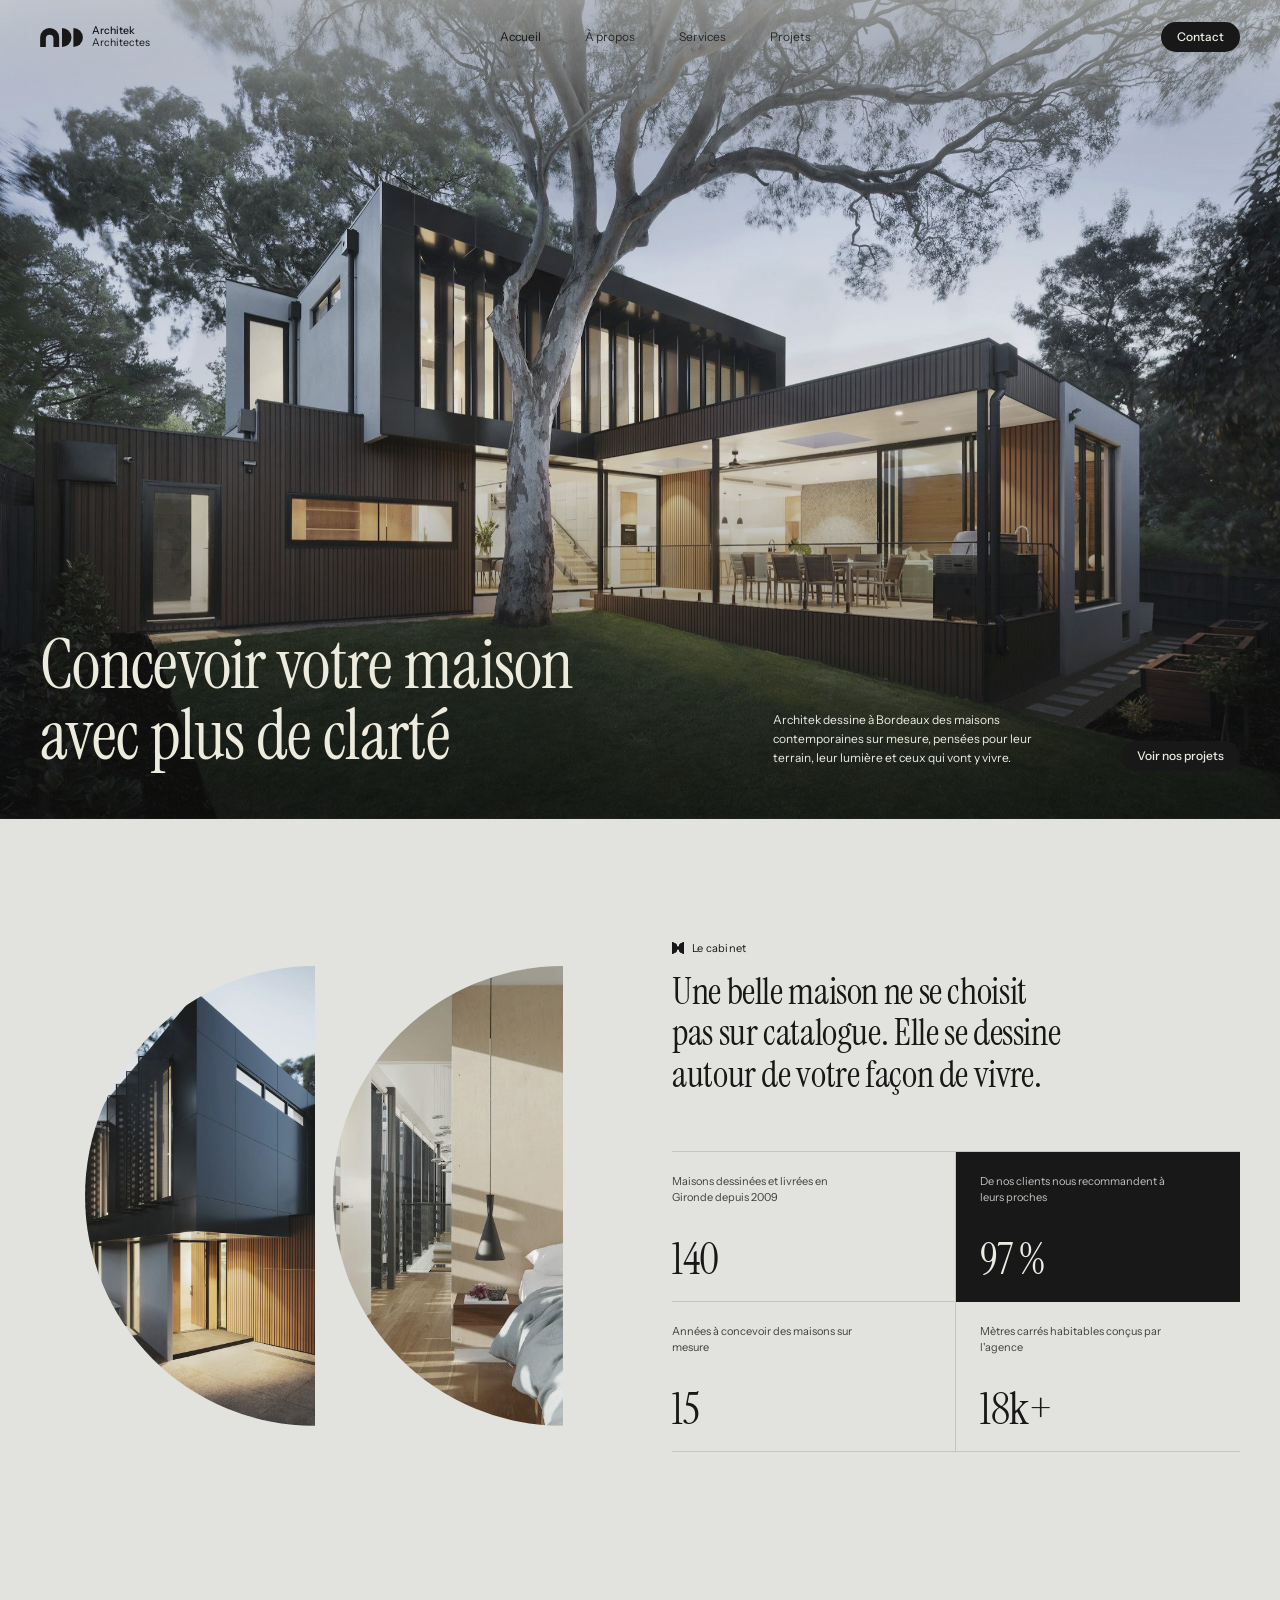
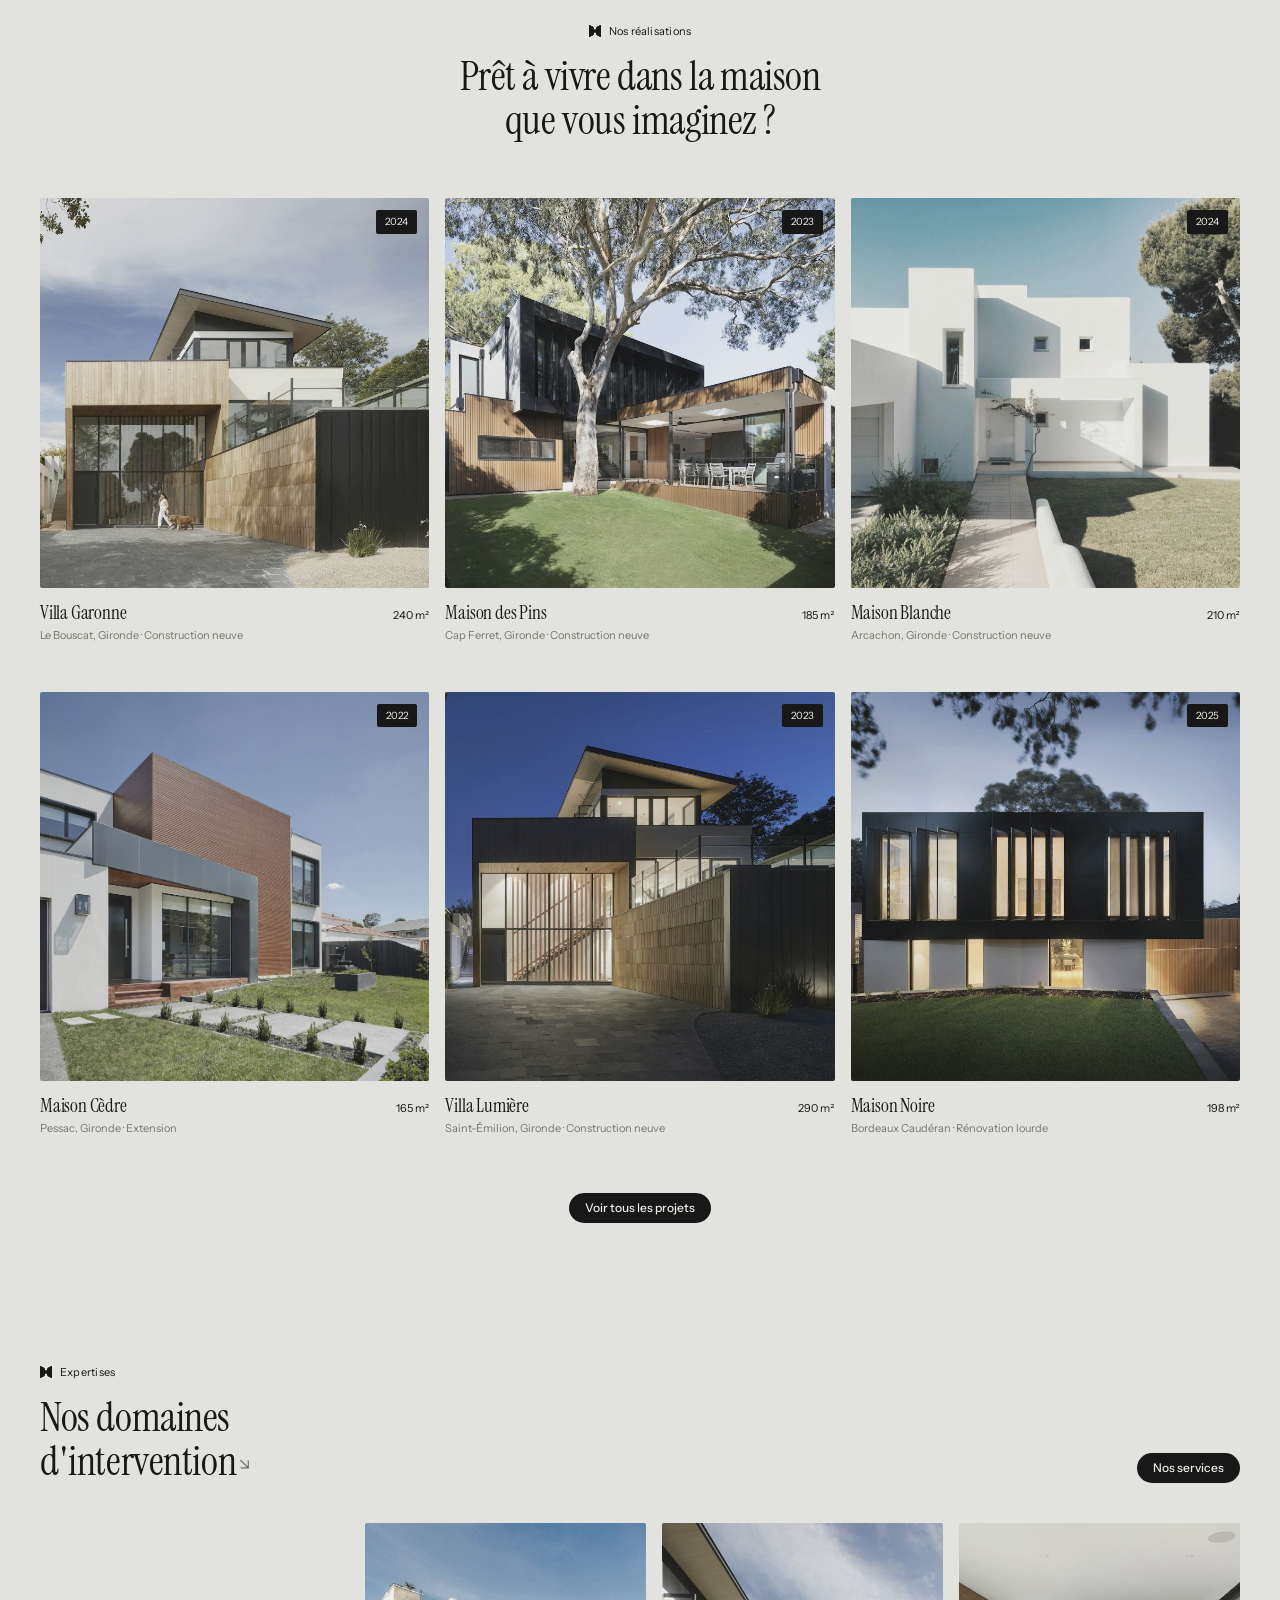
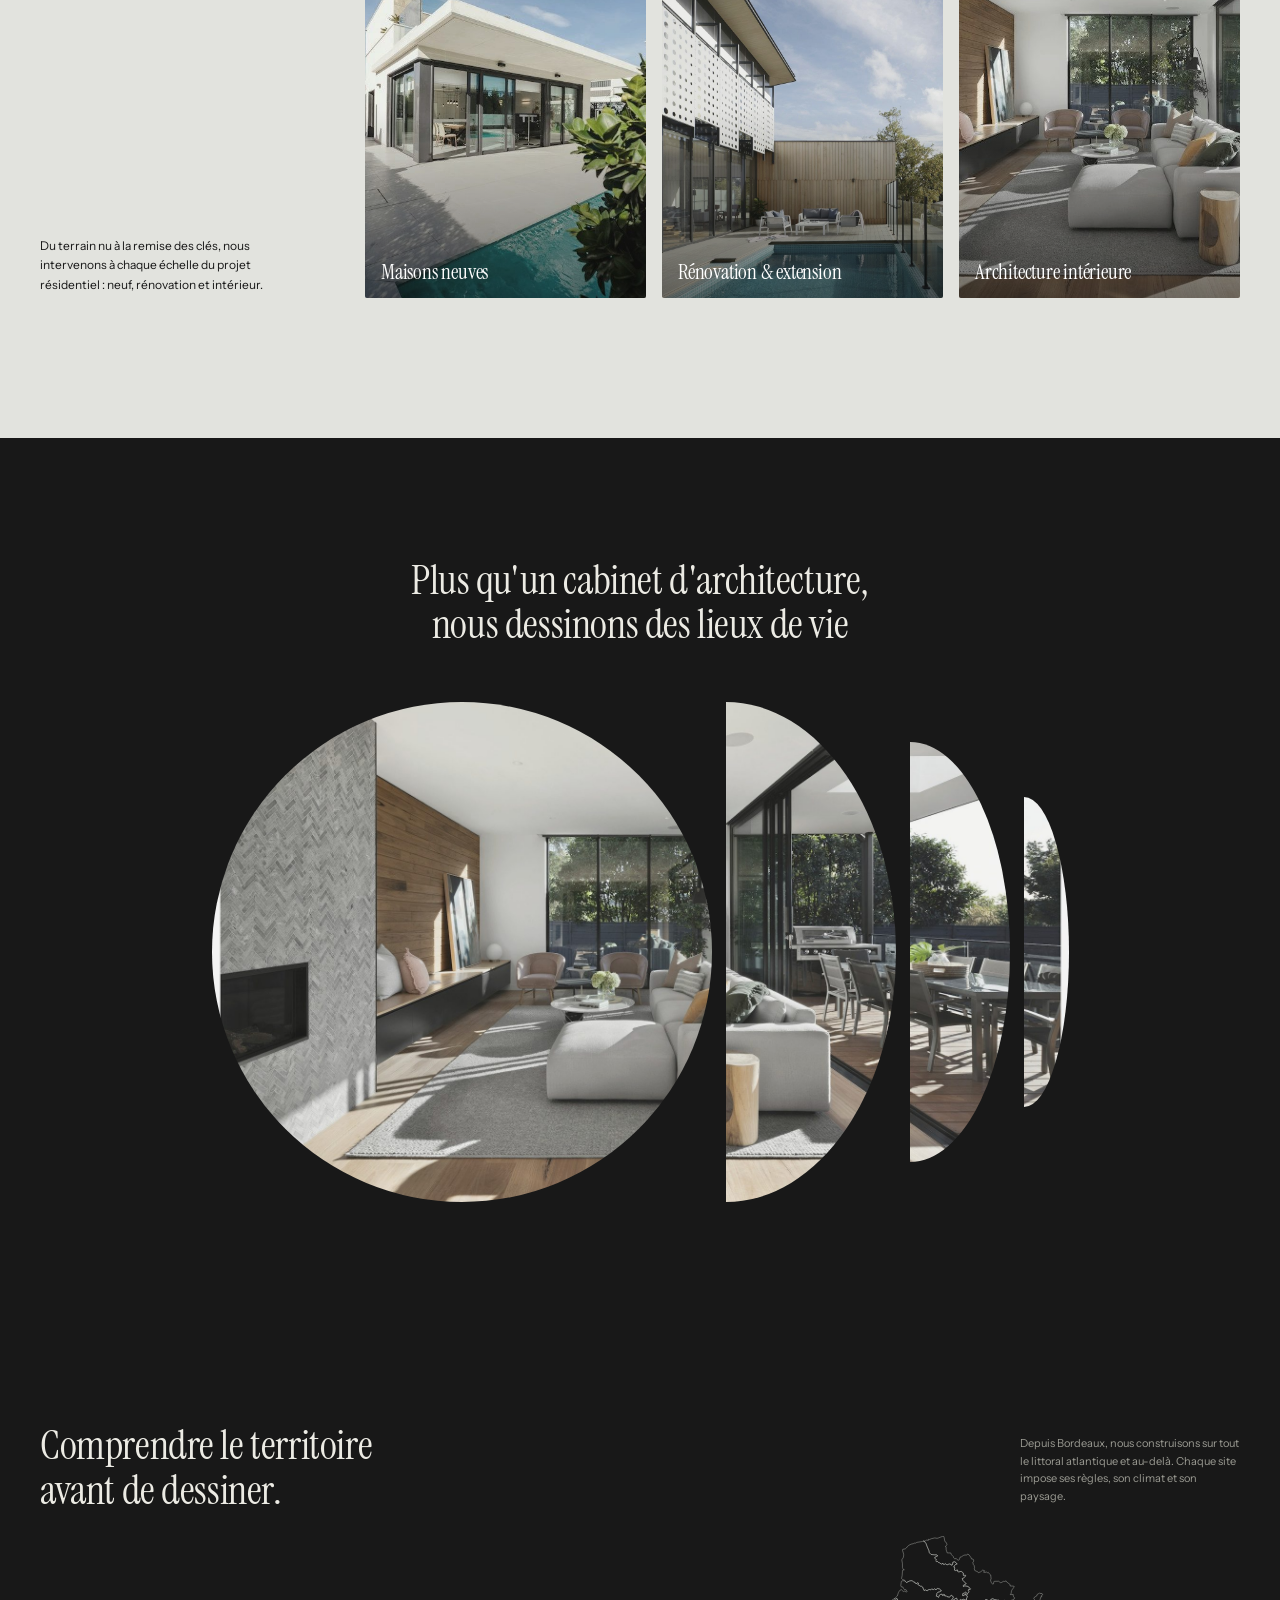
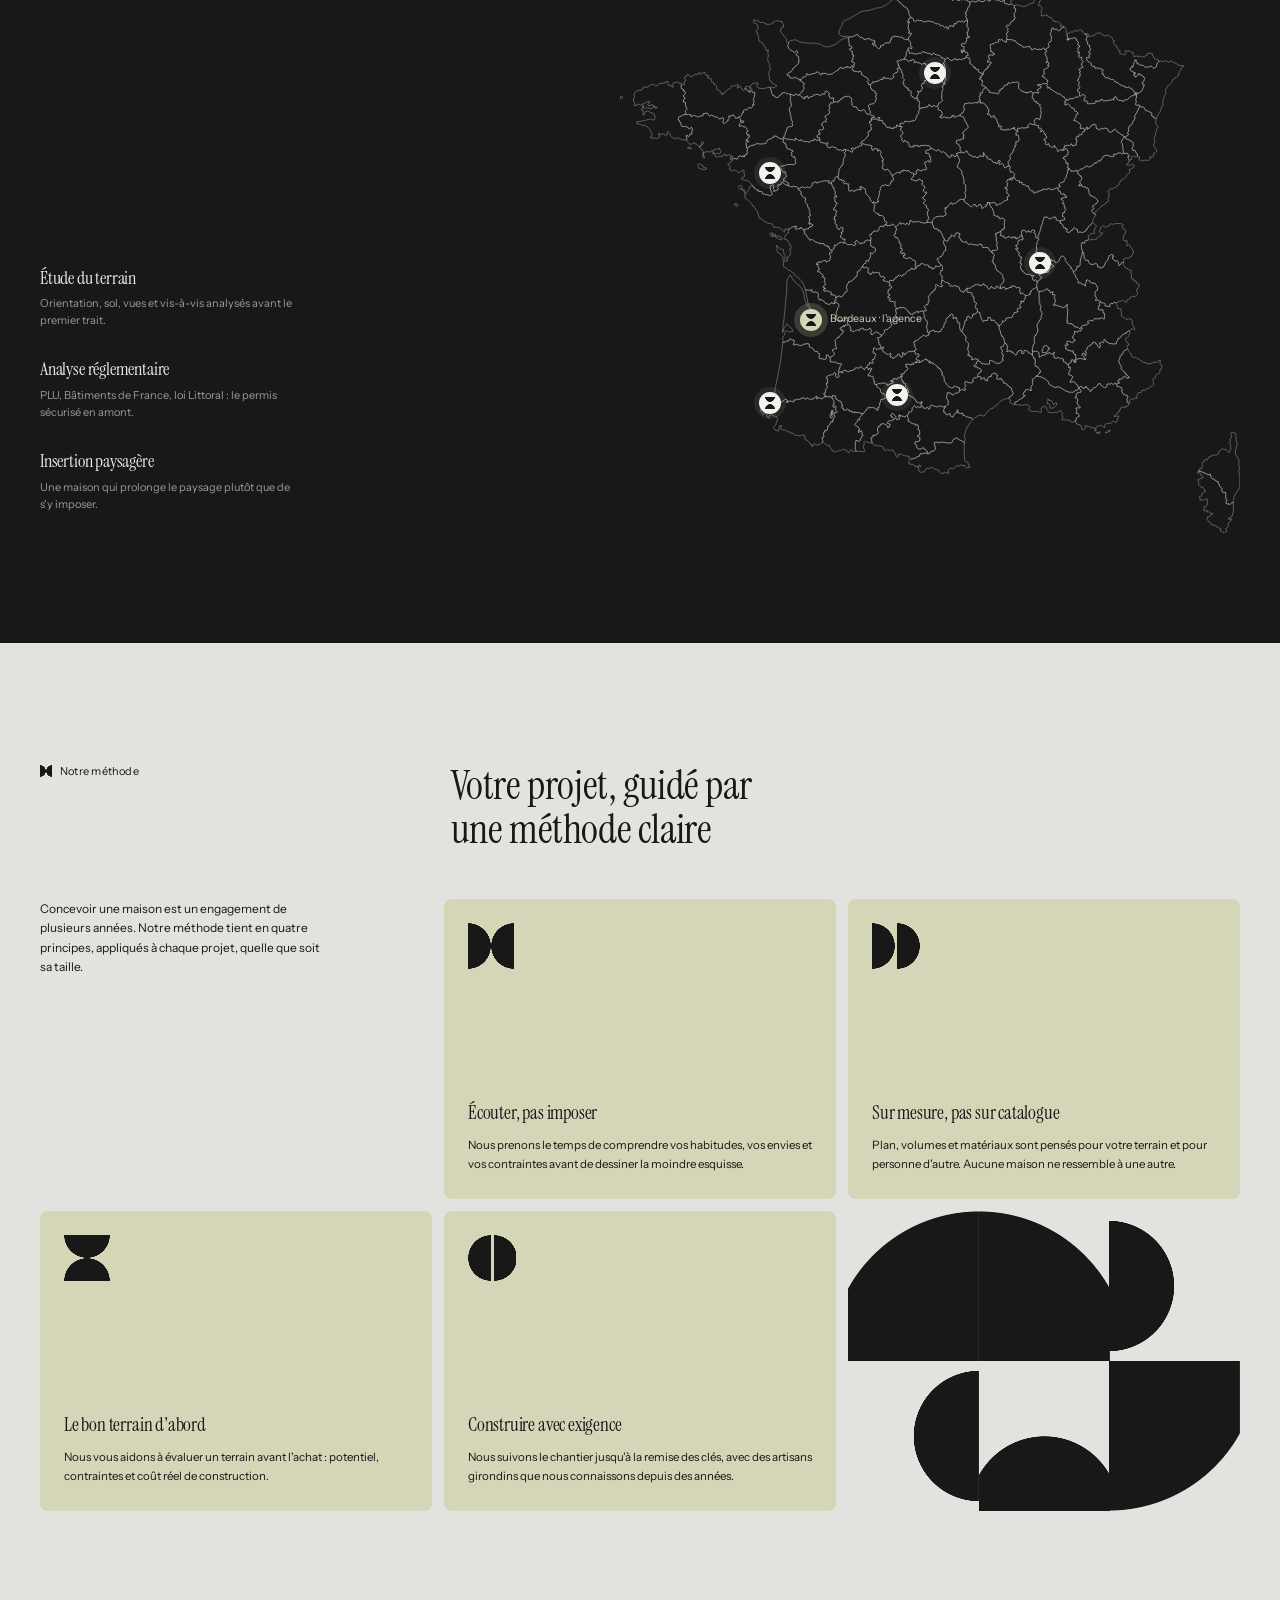
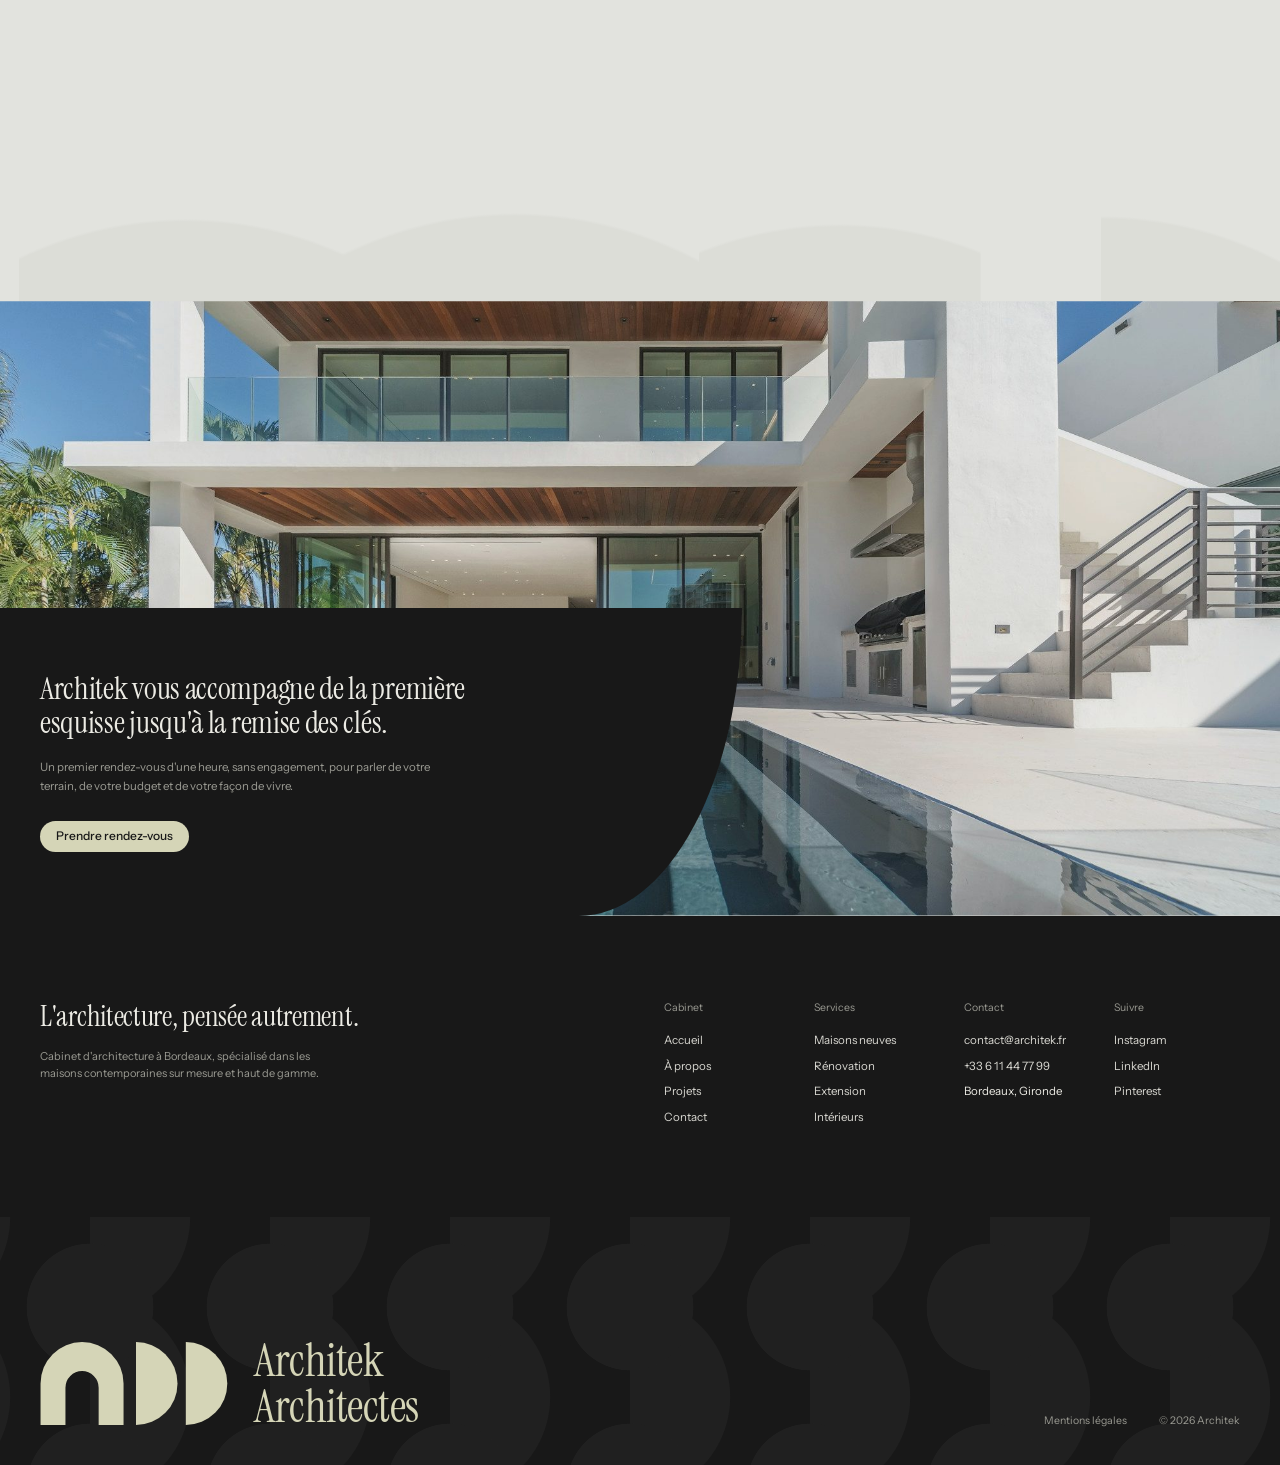
<file: index.html>
<!doctype html>
<html lang="fr">
<head>
<meta charset="utf-8">
<meta name="viewport" content="width=device-width, initial-scale=1">
<meta name="robots" content="noindex, nofollow">
<title>Architek — Cabinet d'architecture à Bordeaux</title>
<meta name="description" content="Architek, cabinet d'architecture à Bordeaux, conçoit des maisons contemporaines sur mesure et haut de gamme.">
<link rel="preconnect" href="https://fonts.googleapis.com">
<link rel="preconnect" href="https://fonts.gstatic.com" crossorigin>
<link href="https://fonts.googleapis.com/css2?family=Instrument+Serif&family=Instrument+Sans:wght@400;500&display=swap" rel="stylesheet">
<link rel="stylesheet" href="styles.css">
</head>
<body>

<!-- ============ EN-TÊTE ============ -->
<header class="entete">
  <div class="wrap entete-rangee">
    <a class="marque" href="index.html"><span class="marque-nom">Architek</span><span class="marque-sous">Architectes</span></a>
    <nav class="menu">
      <a href="index.html" class="est-courant">Accueil</a>
      <a href="a-propos.html">À propos</a>
      <a href="services.html">Services</a>
      <a href="projets.html">Projets</a>
    </nav>
    <a class="pastille pastille-sombre" href="contact.html">Contact</a>
    <button class="burger" aria-label="Ouvrir le menu"><span></span></button>
  </div>
</header>

<main>


<!-- ============ HÉROS ============ -->
<section class="hero">
  <img class="hero-photo" src="img/hero.jpg" alt="Maison contemporaine aux volumes sombres, au crépuscule, sous un grand arbre">
  <div class="wrap hero-bas">
    <h1 class="titre-hero">Concevoir votre maison avec plus de clarté</h1>
    <p class="hero-texte">Architek dessine à Bordeaux des maisons contemporaines sur mesure, pensées pour leur terrain, leur lumière et ceux qui vont y vivre.</p>
    <a class="pastille pastille-sombre hero-bouton" href="projets.html">Voir nos projets</a>
  </div>
</section>

<!-- ============ INTRO + CHIFFRES ============ -->
<section class="intro">
  <div class="wrap intro-grille">
    <div class="demi-disques">
      <figure class="demi-disque"><img src="img/intro-1.jpg" alt="Façade de bois sombre et de verre, vue en contre-plongée"></figure>
      <figure class="demi-disque"><img src="img/intro-2.jpg" alt="Chambre baignée de lumière, parquet clair et grandes baies"></figure>
    </div>
    <div class="intro-texte">
      <p class="etiquette">Le cabinet</p>
      <h2 class="titre-intro">Une belle maison ne se choisit pas sur catalogue. Elle se dessine autour de votre façon de vivre.</h2>
      <div class="chiffres">
        <div class="chiffre">
          <p class="chiffre-legende">Maisons dessinées et livrées en Gironde depuis 2009</p>
          <p class="chiffre-valeur">140</p>
        </div>
        <div class="chiffre chiffre-sombre">
          <p class="chiffre-legende">De nos clients nous recommandent à leurs proches</p>
          <p class="chiffre-valeur">97 %</p>
        </div>
        <div class="chiffre">
          <p class="chiffre-legende">Années à concevoir des maisons sur mesure</p>
          <p class="chiffre-valeur">15</p>
        </div>
        <div class="chiffre">
          <p class="chiffre-legende">Mètres carrés habitables conçus par l'agence</p>
          <p class="chiffre-valeur">18k+</p>
        </div>
      </div>
    </div>
  </div>
</section>

<!-- ============ PROJETS ============ -->
<section class="projets">
  <div class="wrap">
    <div class="tete-centree">
      <p class="etiquette">Nos réalisations</p>
      <h2 class="titre-section">Prêt à vivre dans la maison que vous imaginez ?</h2>
    </div>
    <div class="grille-projets">
      <article class="carte-projet">
        <figure class="carte-photo"><img src="img/projet-1.jpg" alt="Maison bois et métal noir à toit plat"><span class="badge">2024</span></figure>
        <div class="carte-ligne"><h3 class="carte-nom">Villa Garonne</h3><p class="carte-surface">240 m²</p></div>
        <p class="carte-lieu">Le Bouscat, Gironde · Construction neuve</p>
      </article>
      <article class="carte-projet">
        <figure class="carte-photo"><img src="img/projet-2.jpg" alt="Maison noire et bois sous un grand arbre"><span class="badge">2023</span></figure>
        <div class="carte-ligne"><h3 class="carte-nom">Maison des Pins</h3><p class="carte-surface">185 m²</p></div>
        <p class="carte-lieu">Cap Ferret, Gironde · Construction neuve</p>
      </article>
      <article class="carte-projet">
        <figure class="carte-photo"><img src="img/projet-3.jpg" alt="Maison blanche aux volumes cubiques"><span class="badge">2024</span></figure>
        <div class="carte-ligne"><h3 class="carte-nom">Maison Blanche</h3><p class="carte-surface">210 m²</p></div>
        <p class="carte-lieu">Arcachon, Gironde · Construction neuve</p>
      </article>
      <article class="carte-projet">
        <figure class="carte-photo"><img src="img/projet-4.jpg" alt="Maison enduit blanc et bardage bois"><span class="badge">2022</span></figure>
        <div class="carte-ligne"><h3 class="carte-nom">Maison Cèdre</h3><p class="carte-surface">165 m²</p></div>
        <p class="carte-lieu">Pessac, Gironde · Extension</p>
      </article>
      <article class="carte-projet">
        <figure class="carte-photo"><img src="img/projet-5.jpg" alt="Maison bois et béton éclairée à la tombée de la nuit"><span class="badge">2023</span></figure>
        <div class="carte-ligne"><h3 class="carte-nom">Villa Lumière</h3><p class="carte-surface">290 m²</p></div>
        <p class="carte-lieu">Saint-Émilion, Gironde · Construction neuve</p>
      </article>
      <article class="carte-projet">
        <figure class="carte-photo"><img src="img/projet-6.jpg" alt="Maison noire aux grandes ouvertures verticales"><span class="badge">2025</span></figure>
        <div class="carte-ligne"><h3 class="carte-nom">Maison Noire</h3><p class="carte-surface">198 m²</p></div>
        <p class="carte-lieu">Bordeaux Caudéran · Rénovation lourde</p>
      </article>
    </div>
    <div class="centre"><a class="pastille pastille-sombre" href="projets.html">Voir tous les projets</a></div>
  </div>
</section>

<!-- ============ DOMAINES ============ -->
<section class="domaines">
  <div class="wrap">
    <div class="tete-gauche">
      <div>
        <p class="etiquette">Expertises</p>
        <h2 class="titre-section titre-fleche">Nos domaines d'intervention</h2>
      </div>
      <a class="pastille pastille-sombre" href="services.html">Nos services</a>
    </div>
    <div class="domaines-grille">
      <p class="domaines-texte">Du terrain nu à la remise des clés, nous intervenons à chaque échelle du projet résidentiel : neuf, rénovation et intérieur.</p>
      <figure class="carte-domaine"><img src="img/cat-neuf.jpg" alt="Maison neuve blanche avec piscine"><figcaption>Maisons neuves</figcaption></figure>
      <figure class="carte-domaine"><img src="img/cat-renovation.jpg" alt="Extension contemporaine en bois ouverte sur une piscine"><figcaption>Rénovation &amp; extension</figcaption></figure>
      <figure class="carte-domaine"><img src="img/cat-interieur.jpg" alt="Séjour contemporain ouvert sur le jardin"><figcaption>Architecture intérieure</figcaption></figure>
    </div>
  </div>
</section>

<!-- ============ SOMBRE : VISION ============ -->
<section class="vision">
  <div class="wrap">
    <h2 class="titre-section titre-clair centre">Plus qu'un cabinet d'architecture, nous dessinons des lieux de vie</h2>
    <div class="tranches">
      <figure class="tranche tranche-1"><img src="img/cercle.jpg" alt="Séjour lumineux d'une maison conçue par Architek"></figure>
      <figure class="tranche tranche-2"><img src="img/cercle.jpg" alt=""></figure>
      <figure class="tranche tranche-3"><img src="img/cercle.jpg" alt=""></figure>
      <figure class="tranche tranche-4"><img src="img/cercle.jpg" alt=""></figure>
    </div>
    <p class="vision-legende">Chaque projet commence par une visite du terrain, à l'heure où la lumière est la plus juste.</p>
  </div>
</section>

<!-- ============ SOMBRE : TERRITOIRE ============ -->
<section class="territoire">
  <div class="wrap">
    <div class="territoire-tete">
      <h2 class="titre-section titre-clair">Comprendre le territoire avant de dessiner.</h2>
      <p class="territoire-texte">Depuis Bordeaux, nous construisons sur tout le littoral atlantique et au-delà. Chaque site impose ses règles, son climat et son paysage.</p>
    </div>
    <div class="territoire-corps">
      <ul class="atouts">
        <li><h3>Étude du terrain</h3><p>Orientation, sol, vues et vis-à-vis analysés avant le premier trait.</p></li>
        <li><h3>Analyse réglementaire</h3><p>PLU, Bâtiments de France, loi Littoral : le permis sécurisé en amont.</p></li>
        <li><h3>Insertion paysagère</h3><p>Une maison qui prolonge le paysage plutôt que de s'y imposer.</p></li>
      </ul>
      <div class="carte">
        <p class="repere repere-agence" style="left:30.8%;top:64.3%">Bordeaux · l'agence</p>
        <p class="repere" style="left:24.2%;top:39.8%">Nantes</p>
        <p class="repere" style="left:24.2%;top:78.3%">Biarritz</p>
        <p class="repere" style="left:44.6%;top:77.0%">Toulouse</p>
        <p class="repere" style="left:67.8%;top:54.8%">Lyon</p>
        <p class="repere" style="left:50.8%;top:23.0%">Paris</p>
      </div>
    </div>
  </div>
</section>

<!-- ============ MÉTHODE ============ -->
<section class="methode">
  <div class="wrap">
    <div class="methode-tete">
      <p class="etiquette">Notre méthode</p>
      <h2 class="titre-section">Votre projet, guidé par une méthode claire</h2>
    </div>
    <div class="methode-grille">
      <p class="methode-texte">Concevoir une maison est un engagement de plusieurs années. Notre méthode tient en quatre principes, appliqués à chaque projet, quelle que soit sa taille.</p>
      <div class="carte-methode ic-noeud">
        <h3>Écouter, pas imposer</h3>
        <p>Nous prenons le temps de comprendre vos habitudes, vos envies et vos contraintes avant de dessiner la moindre esquisse.</p>
      </div>
      <div class="carte-methode ic-double">
        <h3>Sur mesure, pas sur catalogue</h3>
        <p>Plan, volumes et matériaux sont pensés pour votre terrain et pour personne d'autre. Aucune maison ne ressemble à une autre.</p>
      </div>
      <div class="carte-methode ic-sablier">
        <h3>Le bon terrain d'abord</h3>
        <p>Nous vous aidons à évaluer un terrain avant l'achat : potentiel, contraintes et coût réel de construction.</p>
      </div>
      <div class="carte-methode ic-lune">
        <h3>Construire avec exigence</h3>
        <p>Nous suivons le chantier jusqu'à la remise des clés, avec des artisans girondins que nous connaissons depuis des années.</p>
      </div>
      <div class="motif" aria-hidden="true"></div>
    </div>
  </div>
</section>

<!-- ============ APPEL À L'ACTION ============ -->
<section class="cta">
  <img class="cta-photo" src="img/cta.jpg" alt="Villa contemporaine blanche avec avancée de toit en bois">
  <div class="cta-bloc">
    <h2 class="titre-cta">Architek vous accompagne de la première esquisse jusqu'à la remise des clés.</h2>
    <p>Un premier rendez-vous d'une heure, sans engagement, pour parler de votre terrain, de votre budget et de votre façon de vivre.</p>
    <a class="pastille pastille-sauge" href="contact.html">Prendre rendez-vous</a>
  </div>
</section>


</main>

<!-- ============ PIED DE PAGE ============ -->
<footer class="pied">
  <div class="wrap pied-haut">
    <div class="pied-intro">
      <p class="pied-titre">L'architecture, pensée autrement.</p>
      <p class="pied-texte">Cabinet d'architecture à Bordeaux, spécialisé dans les maisons contemporaines sur mesure et haut de gamme.</p>
    </div>
    <div class="pied-colonnes">
      <div><p class="pied-tete">Cabinet</p><a href="index.html">Accueil</a><a href="a-propos.html">À propos</a><a href="projets.html">Projets</a><a href="contact.html">Contact</a></div>
      <div><p class="pied-tete">Services</p><a href="services.html">Maisons neuves</a><a href="services.html">Rénovation</a><a href="services.html">Extension</a><a href="services.html">Intérieurs</a></div>
      <div><p class="pied-tete">Contact</p><a href="mailto:contact@architek.fr">contact@architek.fr</a><a href="tel:+33611447799">+33 6 11 44 77 99</a><p>Bordeaux, Gironde</p></div>
      <div><p class="pied-tete">Suivre</p><a href="#">Instagram</a><a href="#">LinkedIn</a><a href="#">Pinterest</a></div>
    </div>
  </div>
  <div class="pied-bas">
    <div class="wrap pied-bas-rangee">
      <p class="pied-marque"><span>Architek</span><span>Architectes</span></p>
      <p class="pied-legal"><a href="#">Mentions légales</a><span>© 2026 Architek</span></p>
    </div>
  </div>
</footer>

<script src="app.js" defer></script>
</body>
</html>
</file>
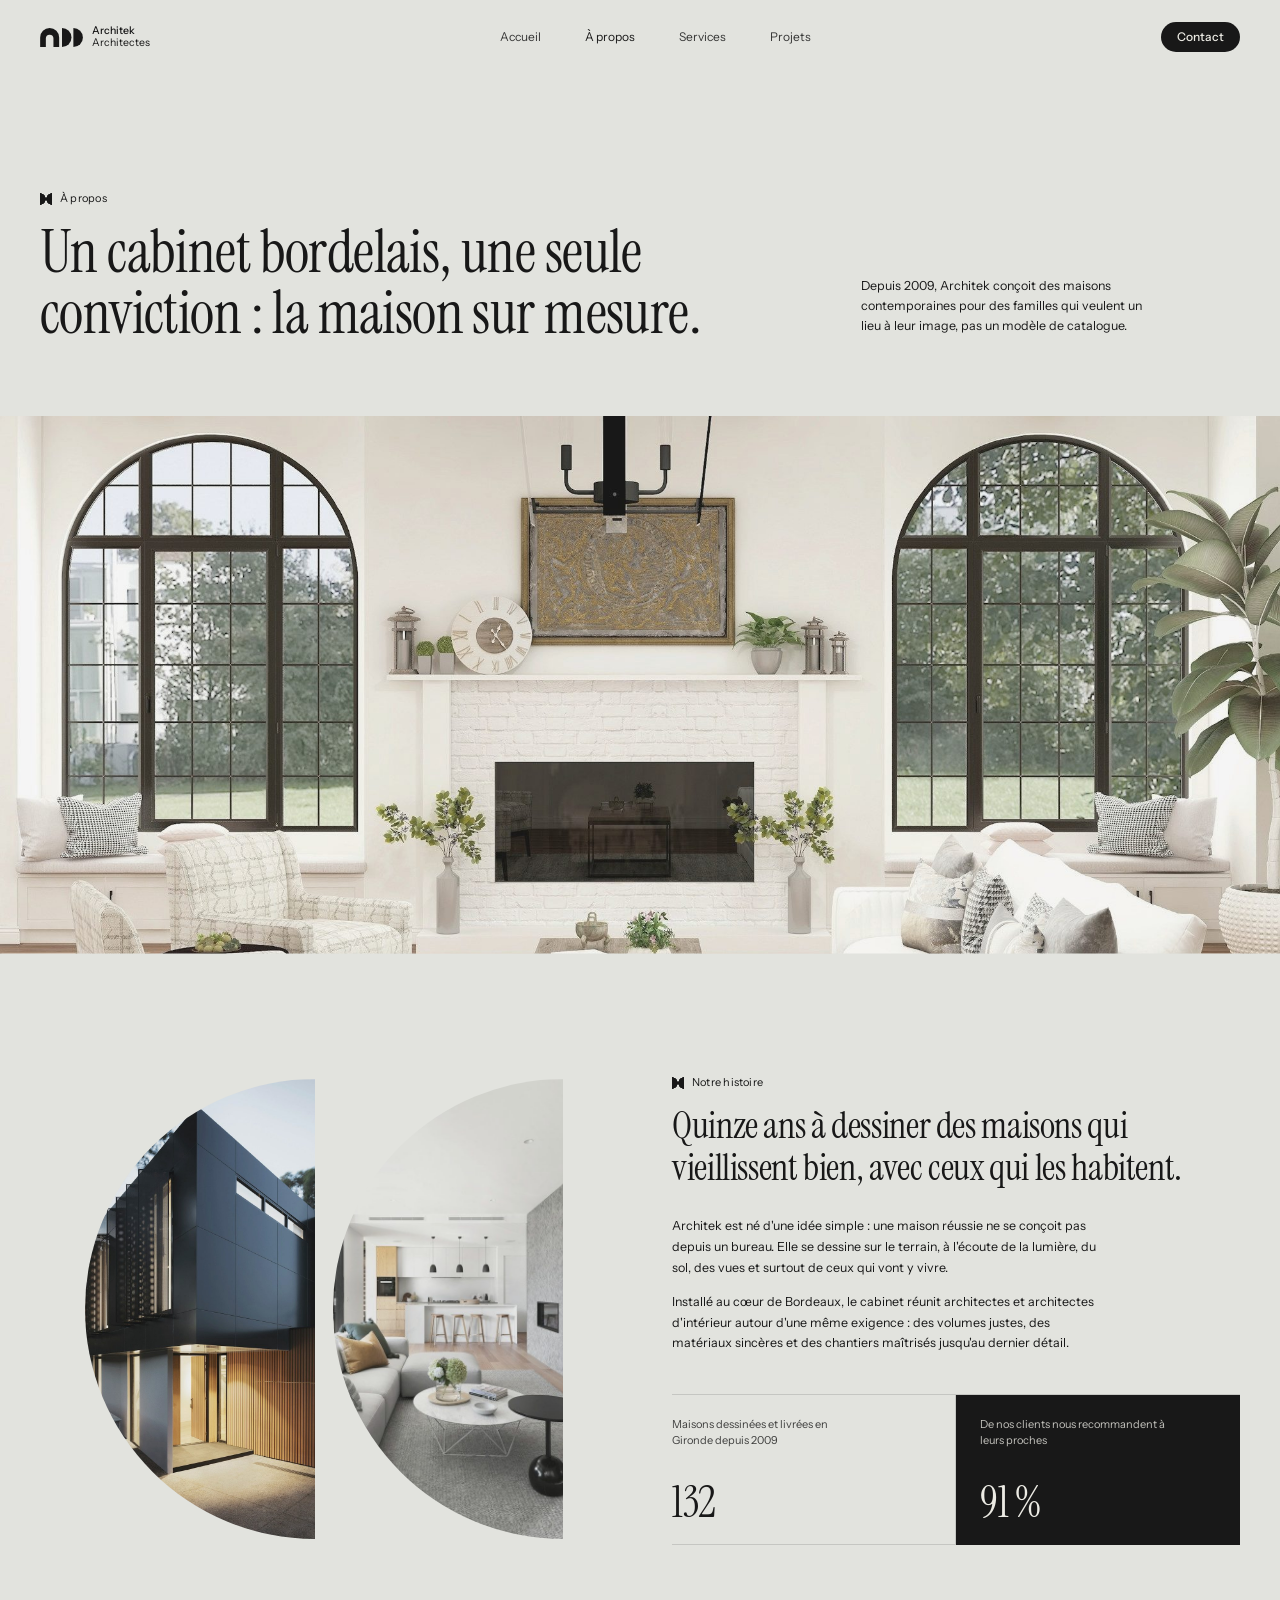
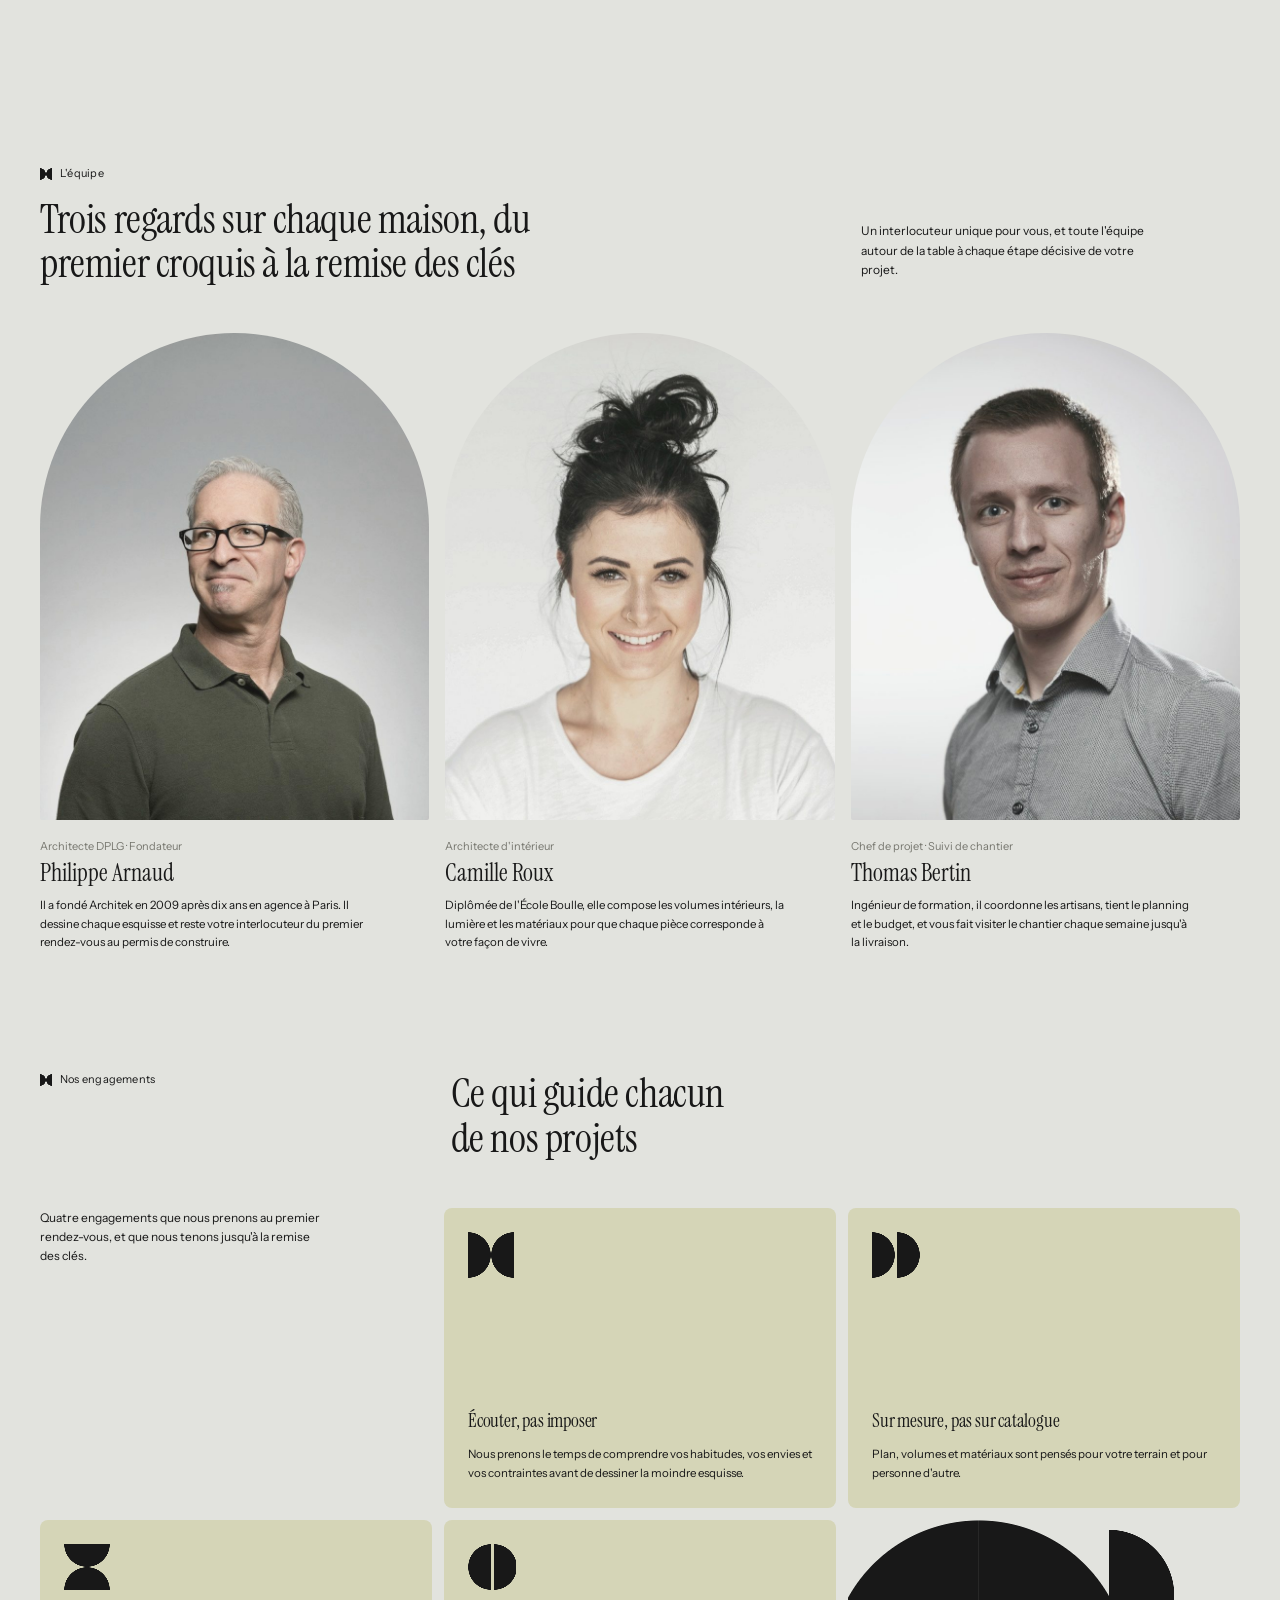
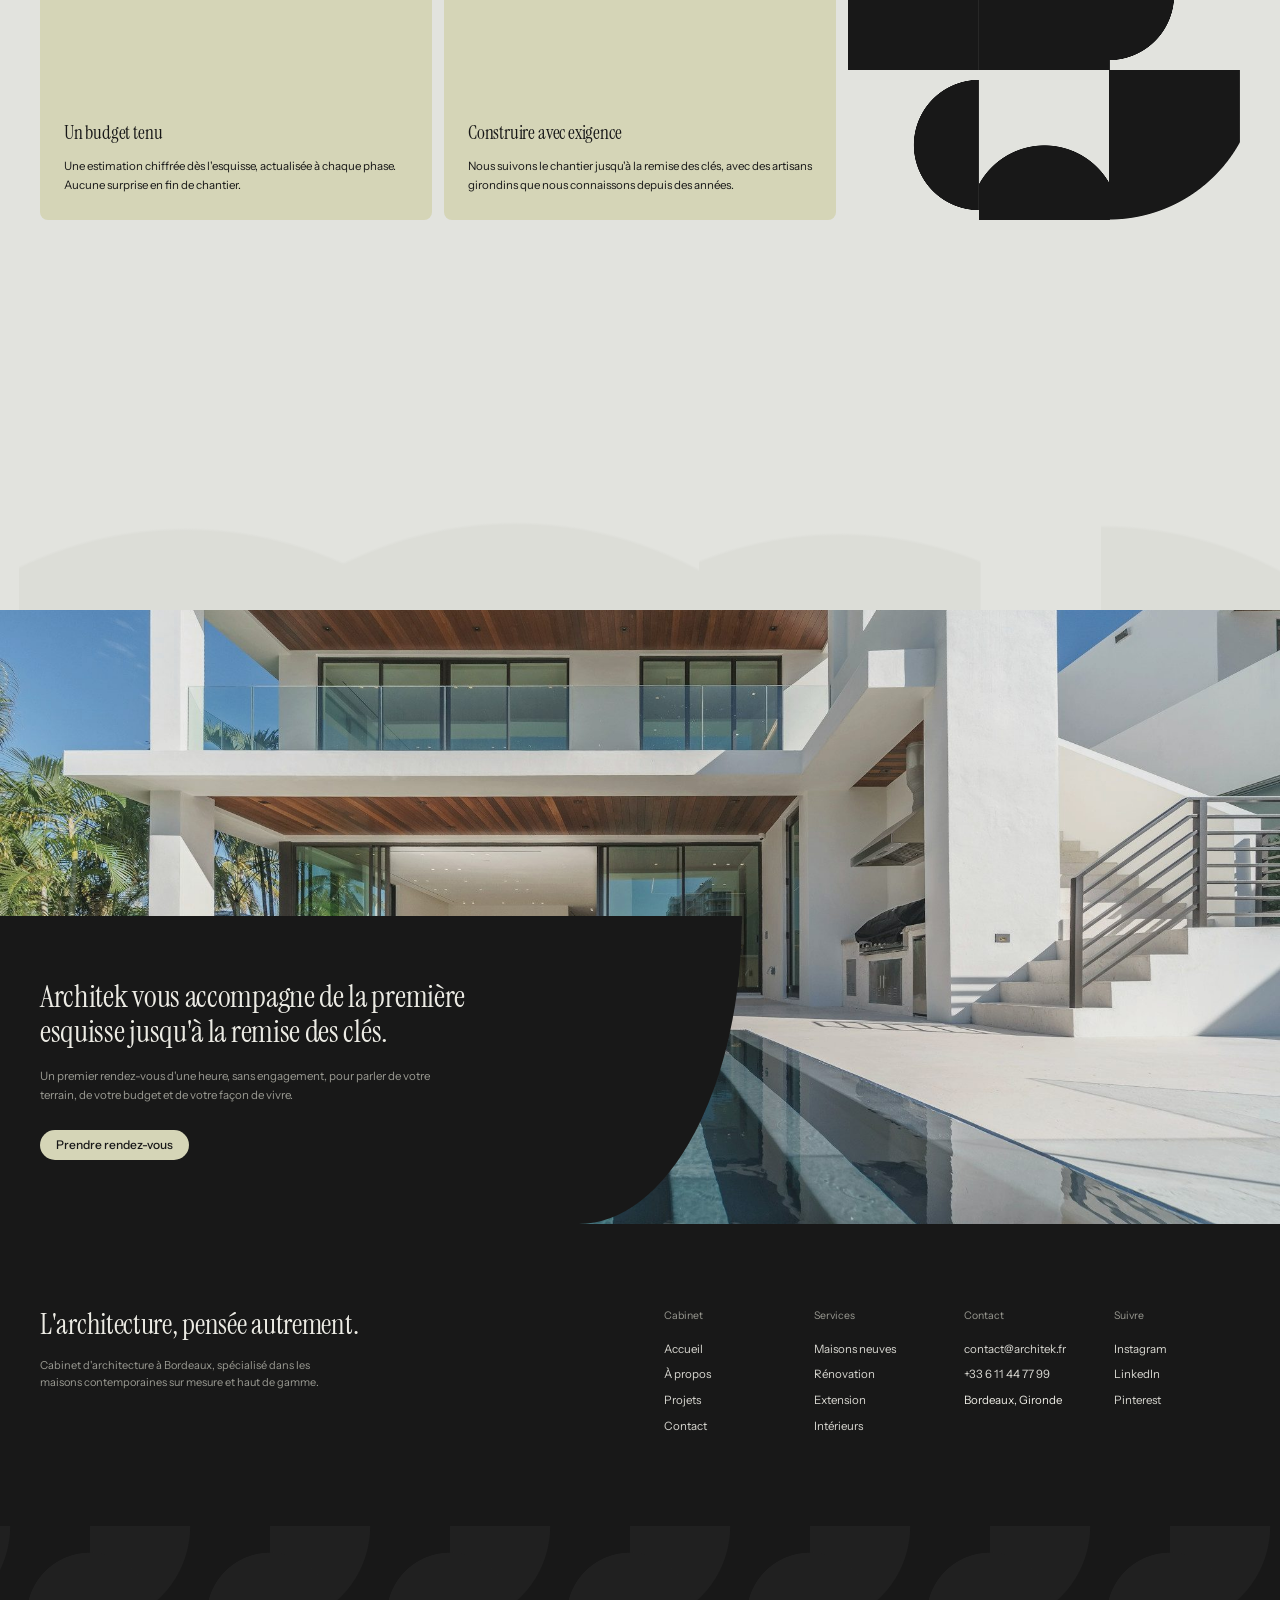
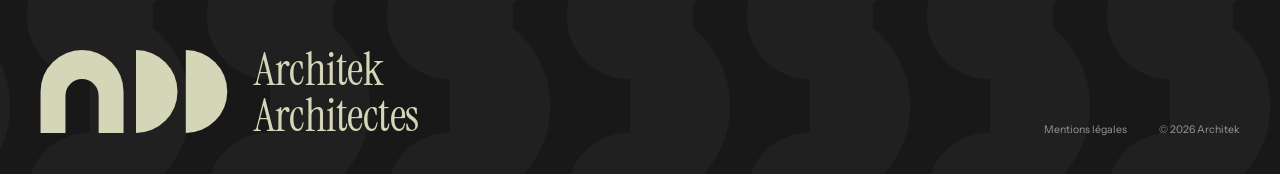
<file: a-propos.html>
<!doctype html>
<html lang="fr">
<head>
<meta charset="utf-8">
<meta name="viewport" content="width=device-width, initial-scale=1">
<meta name="robots" content="noindex, nofollow">
<title>À propos — Architek, architectes à Bordeaux</title>
<meta name="description" content="Architek, cabinet d'architecture à Bordeaux, conçoit des maisons contemporaines sur mesure et haut de gamme.">
<link rel="preconnect" href="https://fonts.googleapis.com">
<link rel="preconnect" href="https://fonts.gstatic.com" crossorigin>
<link href="https://fonts.googleapis.com/css2?family=Instrument+Serif&family=Instrument+Sans:wght@400;500&display=swap" rel="stylesheet">
<link rel="stylesheet" href="styles.css">
</head>
<body>

<!-- ============ EN-TÊTE ============ -->
<header class="entete">
  <div class="wrap entete-rangee">
    <a class="marque" href="index.html"><span class="marque-nom">Architek</span><span class="marque-sous">Architectes</span></a>
    <nav class="menu">
      <a href="index.html">Accueil</a>
      <a href="a-propos.html" class="est-courant">À propos</a>
      <a href="services.html">Services</a>
      <a href="projets.html">Projets</a>
    </nav>
    <a class="pastille pastille-sombre" href="contact.html">Contact</a>
    <button class="burger" aria-label="Ouvrir le menu"><span></span></button>
  </div>
</header>

<main>
<!-- ============ TÊTE DE PAGE ============ -->
<section class="page-tete">
  <div class="wrap page-tete-grille">
    <div>
      <p class="etiquette">À propos</p>
      <h1 class="titre-page">Un cabinet bordelais, une seule conviction : la maison sur mesure.</h1>
    </div>
    <p class="page-chapo">Depuis 2009, Architek conçoit des maisons contemporaines pour des familles qui veulent un lieu à leur image, pas un modèle de catalogue.</p>
  </div>
</section>
<figure class="bandeau"><img src="img/atelier.jpg" alt="Séjour lumineux aux grandes fenêtres en arche et poutres apparentes"></figure>

<!-- ============ HISTOIRE ============ -->
<section class="intro">
  <div class="wrap intro-grille">
    <div class="demi-disques">
      <figure class="demi-disque"><img src="img/intro-1.jpg" alt="Façade de bois sombre et de verre"></figure>
      <figure class="demi-disque"><img src="img/interieur-2.jpg" alt="Séjour ouvert habillé de bois"></figure>
    </div>
    <div class="intro-texte">
      <p class="etiquette">Notre histoire</p>
      <h2 class="titre-intro">Quinze ans à dessiner des maisons qui vieillissent bien, avec ceux qui les habitent.</h2>
      <div class="texte-courant">
        <p>Architek est né d'une idée simple : une maison réussie ne se conçoit pas depuis un bureau. Elle se dessine sur le terrain, à l'écoute de la lumière, du sol, des vues et surtout de ceux qui vont y vivre.</p>
        <p>Installé au cœur de Bordeaux, le cabinet réunit architectes et architectes d'intérieur autour d'une même exigence : des volumes justes, des matériaux sincères et des chantiers maîtrisés jusqu'au dernier détail.</p>
      </div>
      <div class="chiffres">
        <div class="chiffre"><p class="chiffre-legende">Maisons dessinées et livrées en Gironde depuis 2009</p><p class="chiffre-valeur">140</p></div>
        <div class="chiffre chiffre-sombre"><p class="chiffre-legende">De nos clients nous recommandent à leurs proches</p><p class="chiffre-valeur">97 %</p></div>
      </div>
    </div>
  </div>
</section>

<!-- ============ ÉQUIPE ============ -->
<section class="equipe">
  <div class="wrap">
    <div class="equipe-tete">
      <div>
        <p class="etiquette">L'équipe</p>
        <h2 class="titre-section">Trois regards sur chaque maison, du premier croquis à la remise des clés</h2>
      </div>
      <p class="equipe-texte">Un interlocuteur unique pour vous, et toute l'équipe autour de la table à chaque étape décisive de votre projet.</p>
    </div>
    <div class="equipe-grille">
      <div class="membre">
        <figure class="membre-photo"><img src="img/equipe-1.jpg" alt="Portrait de Philippe Arnaud, architecte fondateur d'Architek"></figure>
        <p class="membre-role">Architecte DPLG · Fondateur</p>
        <h3 class="membre-nom">Philippe Arnaud</h3>
        <p class="membre-bio">Il a fondé Architek en 2009 après dix ans en agence à Paris. Il dessine chaque esquisse et reste votre interlocuteur du premier rendez-vous au permis de construire.</p>
      </div>
      <div class="membre">
        <figure class="membre-photo"><img src="img/equipe-2.jpg" alt="Portrait de Camille Roux, architecte d'intérieur"></figure>
        <p class="membre-role">Architecte d'intérieur</p>
        <h3 class="membre-nom">Camille Roux</h3>
        <p class="membre-bio">Diplômée de l'École Boulle, elle compose les volumes intérieurs, la lumière et les matériaux pour que chaque pièce corresponde à votre façon de vivre.</p>
      </div>
      <div class="membre">
        <figure class="membre-photo"><img src="img/equipe-3.jpg" alt="Portrait de Thomas Bertin, chef de projet"></figure>
        <p class="membre-role">Chef de projet · Suivi de chantier</p>
        <h3 class="membre-nom">Thomas Bertin</h3>
        <p class="membre-bio">Ingénieur de formation, il coordonne les artisans, tient le planning et le budget, et vous fait visiter le chantier chaque semaine jusqu'à la livraison.</p>
      </div>
    </div>
  </div>
</section>

<!-- ============ VALEURS ============ -->
<section class="methode methode-sans-haut">
  <div class="wrap">
    <div class="methode-tete">
      <p class="etiquette">Nos engagements</p>
      <h2 class="titre-section">Ce qui guide chacun de nos projets</h2>
    </div>
    <div class="methode-grille">
      <p class="methode-texte">Quatre engagements que nous prenons au premier rendez-vous, et que nous tenons jusqu'à la remise des clés.</p>
      <div class="carte-methode ic-noeud"><h3>Écouter, pas imposer</h3><p>Nous prenons le temps de comprendre vos habitudes, vos envies et vos contraintes avant de dessiner la moindre esquisse.</p></div>
      <div class="carte-methode ic-double"><h3>Sur mesure, pas sur catalogue</h3><p>Plan, volumes et matériaux sont pensés pour votre terrain et pour personne d'autre.</p></div>
      <div class="carte-methode ic-sablier"><h3>Un budget tenu</h3><p>Une estimation chiffrée dès l'esquisse, actualisée à chaque phase. Aucune surprise en fin de chantier.</p></div>
      <div class="carte-methode ic-lune"><h3>Construire avec exigence</h3><p>Nous suivons le chantier jusqu'à la remise des clés, avec des artisans girondins que nous connaissons depuis des années.</p></div>
      <div class="motif" aria-hidden="true"></div>
    </div>
  </div>
</section>
<!-- ============ APPEL À L'ACTION ============ -->
<section class="cta">
  <img class="cta-photo" src="img/cta.jpg" alt="Villa contemporaine blanche avec avancée de toit en bois">
  <div class="cta-bloc">
    <h2 class="titre-cta">Architek vous accompagne de la première esquisse jusqu'à la remise des clés.</h2>
    <p>Un premier rendez-vous d'une heure, sans engagement, pour parler de votre terrain, de votre budget et de votre façon de vivre.</p>
    <a class="pastille pastille-sauge" href="contact.html">Prendre rendez-vous</a>
  </div>
</section>


</main>

<!-- ============ PIED DE PAGE ============ -->
<footer class="pied">
  <div class="wrap pied-haut">
    <div class="pied-intro">
      <p class="pied-titre">L'architecture, pensée autrement.</p>
      <p class="pied-texte">Cabinet d'architecture à Bordeaux, spécialisé dans les maisons contemporaines sur mesure et haut de gamme.</p>
    </div>
    <div class="pied-colonnes">
      <div><p class="pied-tete">Cabinet</p><a href="index.html">Accueil</a><a href="a-propos.html">À propos</a><a href="projets.html">Projets</a><a href="contact.html">Contact</a></div>
      <div><p class="pied-tete">Services</p><a href="services.html">Maisons neuves</a><a href="services.html">Rénovation</a><a href="services.html">Extension</a><a href="services.html">Intérieurs</a></div>
      <div><p class="pied-tete">Contact</p><a href="mailto:contact@architek.fr">contact@architek.fr</a><a href="tel:+33611447799">+33 6 11 44 77 99</a><p>Bordeaux, Gironde</p></div>
      <div><p class="pied-tete">Suivre</p><a href="#">Instagram</a><a href="#">LinkedIn</a><a href="#">Pinterest</a></div>
    </div>
  </div>
  <div class="pied-bas">
    <div class="wrap pied-bas-rangee">
      <p class="pied-marque"><span>Architek</span><span>Architectes</span></p>
      <p class="pied-legal"><a href="#">Mentions légales</a><span>© 2026 Architek</span></p>
    </div>
  </div>
</footer>

<script src="app.js" defer></script>
</body>
</html>
</file>
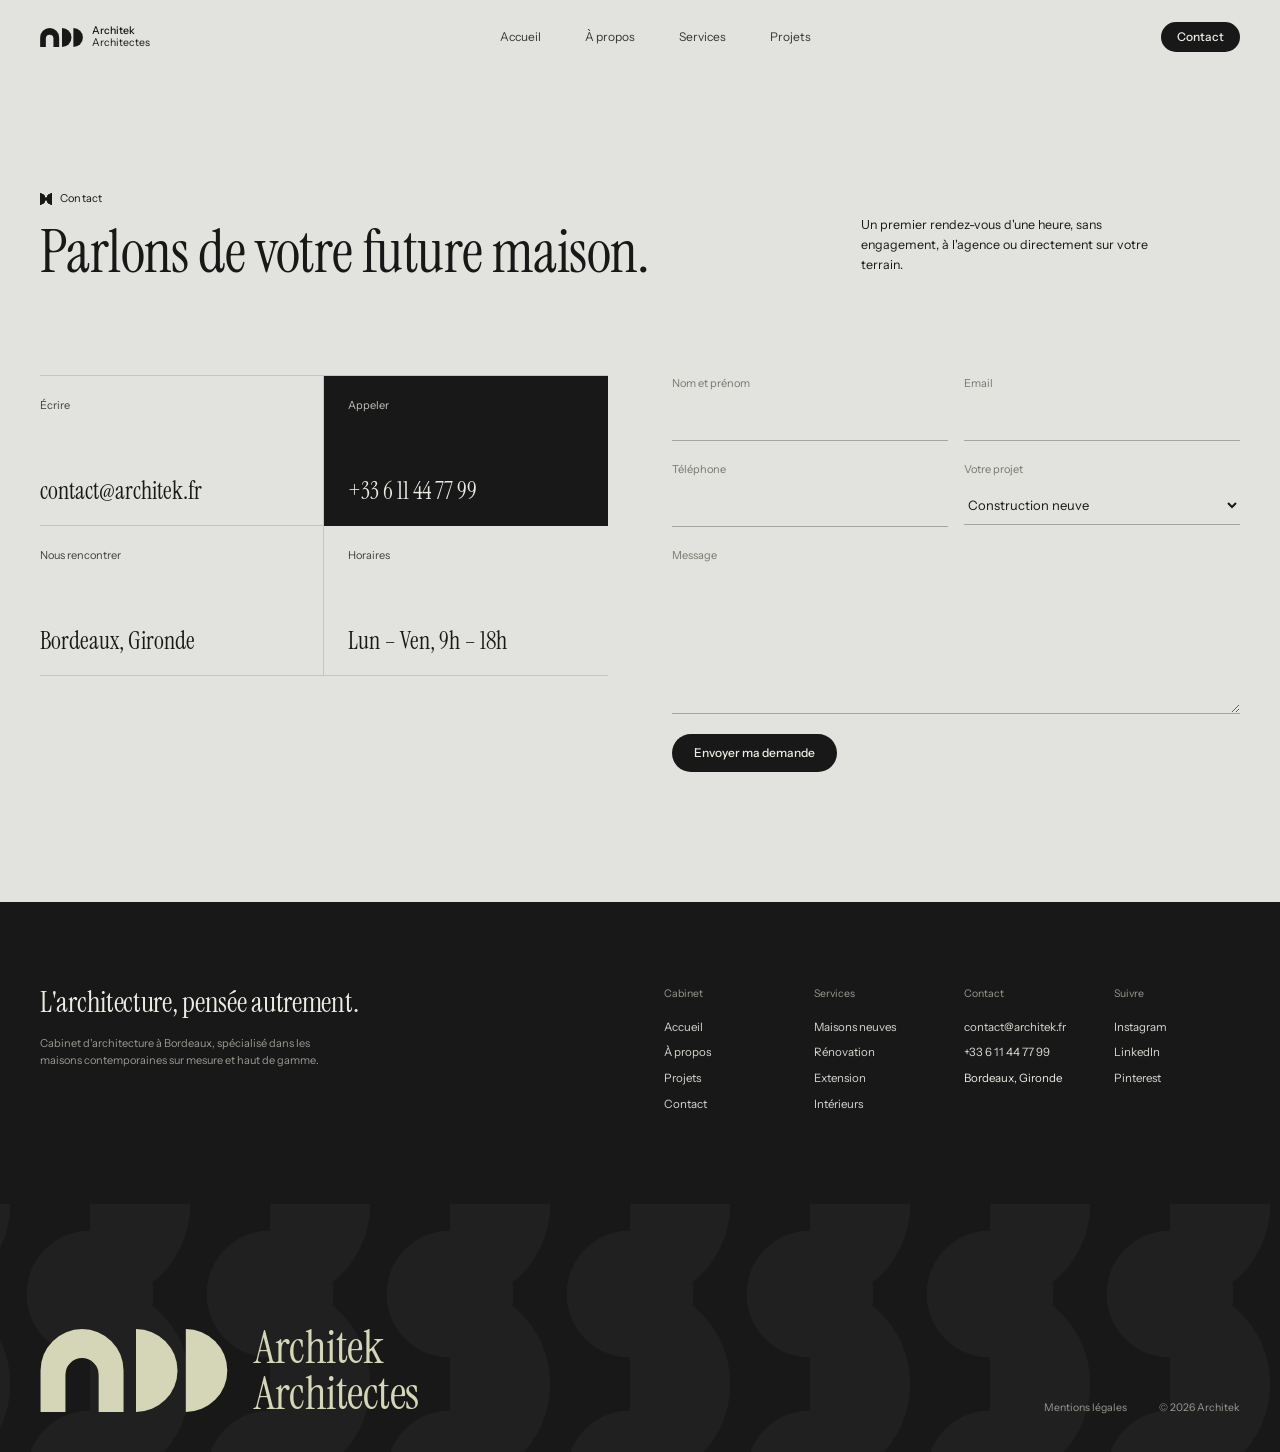
<file: contact.html>
<!doctype html>
<html lang="fr">
<head>
<meta charset="utf-8">
<meta name="viewport" content="width=device-width, initial-scale=1">
<meta name="robots" content="noindex, nofollow">
<title>Contact — Architek, architectes à Bordeaux</title>
<meta name="description" content="Architek, cabinet d'architecture à Bordeaux, conçoit des maisons contemporaines sur mesure et haut de gamme.">
<link rel="preconnect" href="https://fonts.googleapis.com">
<link rel="preconnect" href="https://fonts.gstatic.com" crossorigin>
<link href="https://fonts.googleapis.com/css2?family=Instrument+Serif&family=Instrument+Sans:wght@400;500&display=swap" rel="stylesheet">
<link rel="stylesheet" href="styles.css">
</head>
<body>

<!-- ============ EN-TÊTE ============ -->
<header class="entete">
  <div class="wrap entete-rangee">
    <a class="marque" href="index.html"><span class="marque-nom">Architek</span><span class="marque-sous">Architectes</span></a>
    <nav class="menu">
      <a href="index.html">Accueil</a>
      <a href="a-propos.html">À propos</a>
      <a href="services.html">Services</a>
      <a href="projets.html">Projets</a>
    </nav>
    <a class="pastille pastille-sombre" href="contact.html">Contact</a>
    <button class="burger" aria-label="Ouvrir le menu"><span></span></button>
  </div>
</header>

<main>
<!-- ============ TÊTE DE PAGE ============ -->
<section class="page-tete">
  <div class="wrap page-tete-grille">
    <div>
      <p class="etiquette">Contact</p>
      <h1 class="titre-page">Parlons de votre future maison.</h1>
    </div>
    <p class="page-chapo">Un premier rendez-vous d'une heure, sans engagement, à l'agence ou directement sur votre terrain.</p>
  </div>
</section>

<!-- ============ COORDONNÉES + FORMULAIRE ============ -->
<section class="contact">
  <div class="wrap contact-grille">
    <div class="coordonnees">
      <div class="coord"><p class="chiffre-legende">Écrire</p><p class="coord-valeur"><a href="mailto:contact@architek.fr">contact@architek.fr</a></p></div>
      <div class="coord coord-sombre"><p class="chiffre-legende">Appeler</p><p class="coord-valeur"><a href="tel:+33611447799">+33 6 11 44 77 99</a></p></div>
      <div class="coord"><p class="chiffre-legende">Nous rencontrer</p><p class="coord-valeur">Bordeaux, Gironde</p></div>
      <div class="coord"><p class="chiffre-legende">Horaires</p><p class="coord-valeur">Lun – Ven, 9h – 18h</p></div>
    </div>
    <form class="formulaire" onsubmit="return false">
      <div class="champ"><label>Nom et prénom</label><input type="text" name="nom" autocomplete="name"></div>
      <div class="champ"><label>Email</label><input type="email" name="email" autocomplete="email"></div>
      <div class="champ"><label>Téléphone</label><input type="tel" name="telephone" autocomplete="tel"></div>
      <div class="champ"><label>Votre projet</label><select name="projet"><option>Construction neuve</option><option>Rénovation &amp; extension</option><option>Architecture intérieure</option><option>Autre</option></select></div>
      <div class="champ champ-large"><label>Message</label><textarea name="message" rows="6"></textarea></div>
      <div class="champ-large"><button class="pastille pastille-sombre" type="submit">Envoyer ma demande</button></div>
    </form>
  </div>
</section>

</main>

<!-- ============ PIED DE PAGE ============ -->
<footer class="pied">
  <div class="wrap pied-haut">
    <div class="pied-intro">
      <p class="pied-titre">L'architecture, pensée autrement.</p>
      <p class="pied-texte">Cabinet d'architecture à Bordeaux, spécialisé dans les maisons contemporaines sur mesure et haut de gamme.</p>
    </div>
    <div class="pied-colonnes">
      <div><p class="pied-tete">Cabinet</p><a href="index.html">Accueil</a><a href="a-propos.html">À propos</a><a href="projets.html">Projets</a><a href="contact.html">Contact</a></div>
      <div><p class="pied-tete">Services</p><a href="services.html">Maisons neuves</a><a href="services.html">Rénovation</a><a href="services.html">Extension</a><a href="services.html">Intérieurs</a></div>
      <div><p class="pied-tete">Contact</p><a href="mailto:contact@architek.fr">contact@architek.fr</a><a href="tel:+33611447799">+33 6 11 44 77 99</a><p>Bordeaux, Gironde</p></div>
      <div><p class="pied-tete">Suivre</p><a href="#">Instagram</a><a href="#">LinkedIn</a><a href="#">Pinterest</a></div>
    </div>
  </div>
  <div class="pied-bas">
    <div class="wrap pied-bas-rangee">
      <p class="pied-marque"><span>Architek</span><span>Architectes</span></p>
      <p class="pied-legal"><a href="#">Mentions légales</a><span>© 2026 Architek</span></p>
    </div>
  </div>
</footer>

<script src="app.js" defer></script>
</body>
</html>
</file>
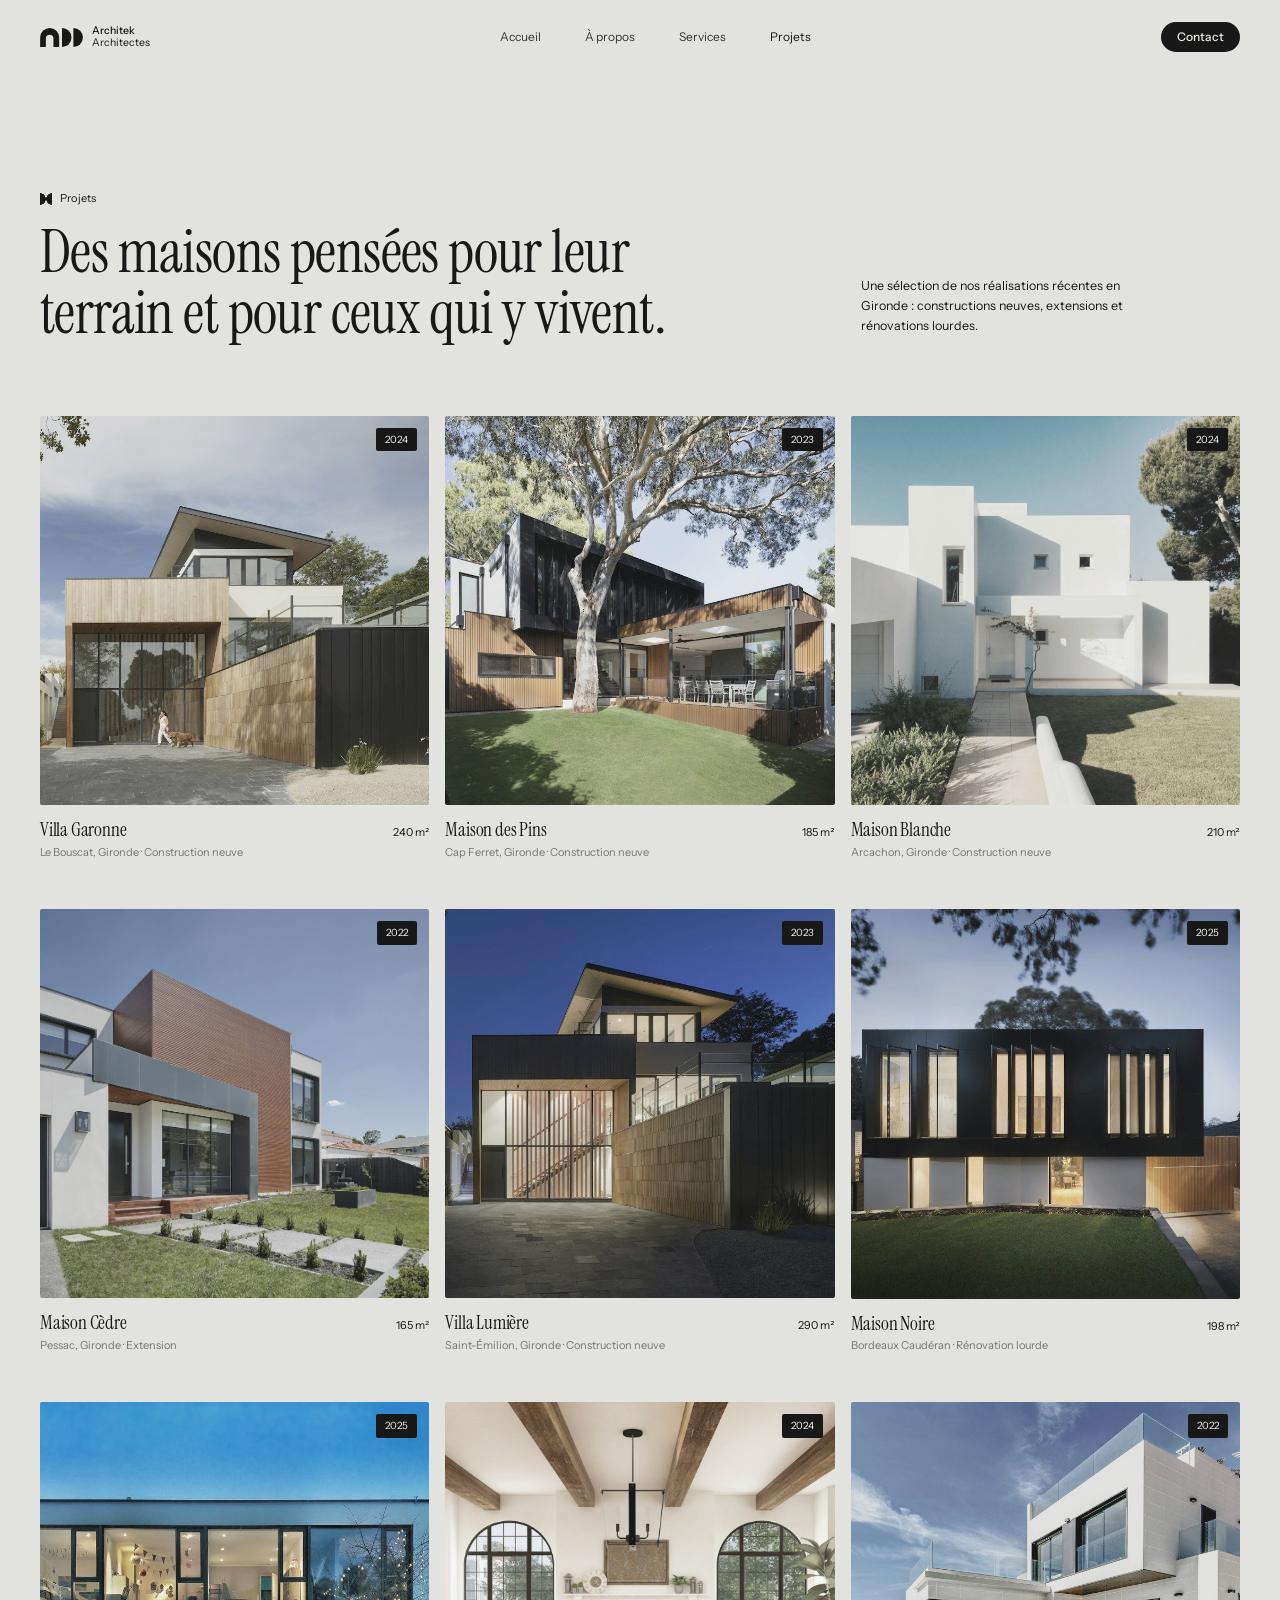
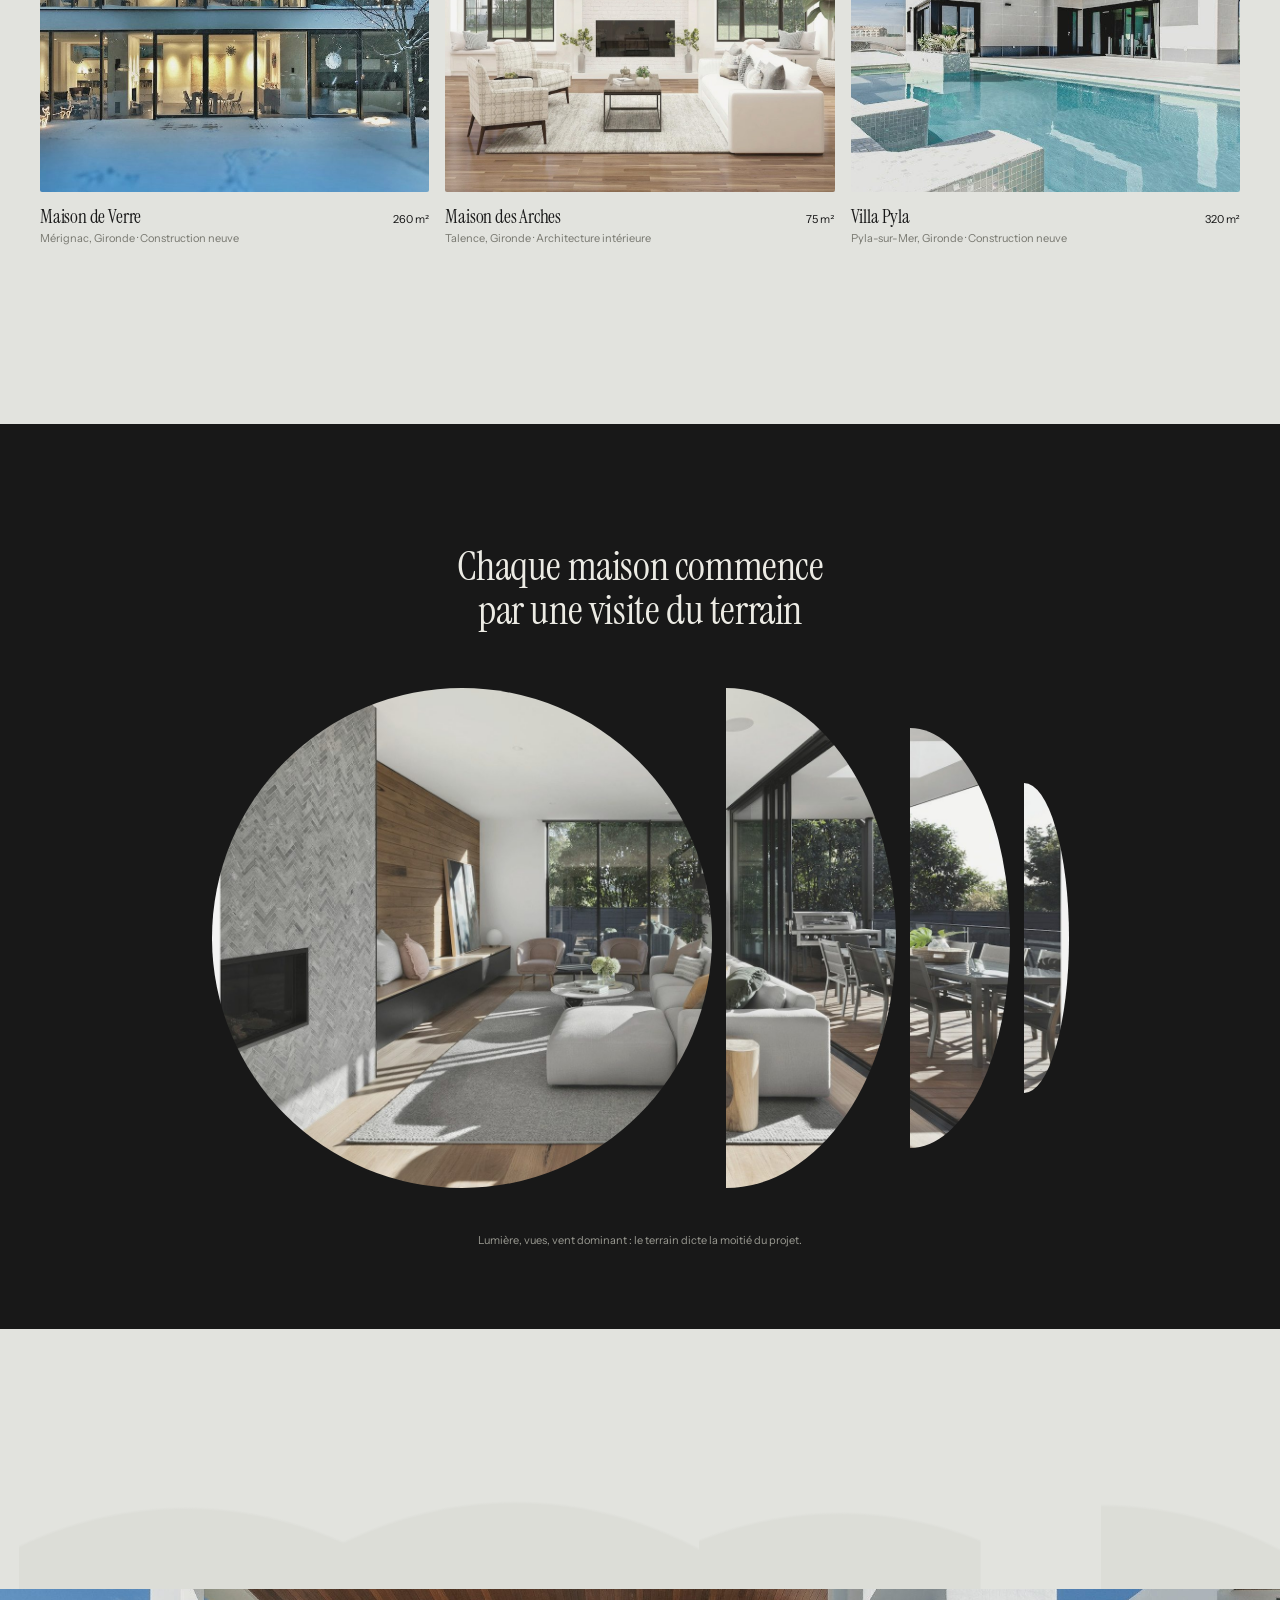
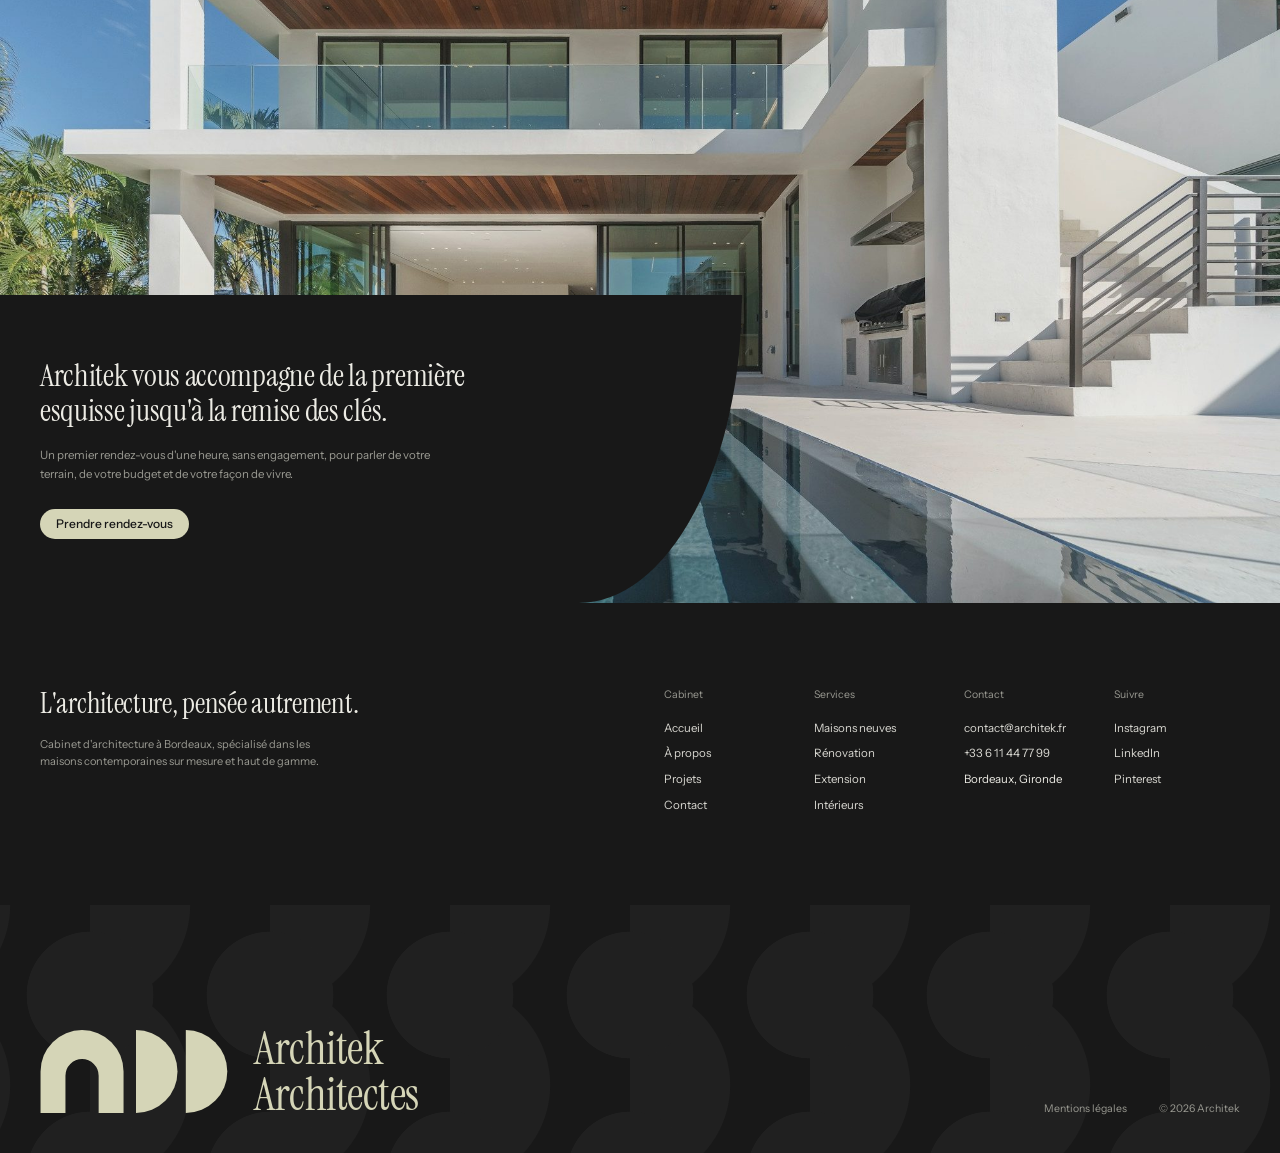
<file: projets.html>
<!doctype html>
<html lang="fr">
<head>
<meta charset="utf-8">
<meta name="viewport" content="width=device-width, initial-scale=1">
<meta name="robots" content="noindex, nofollow">
<title>Projets — Architek, architectes à Bordeaux</title>
<meta name="description" content="Architek, cabinet d'architecture à Bordeaux, conçoit des maisons contemporaines sur mesure et haut de gamme.">
<link rel="preconnect" href="https://fonts.googleapis.com">
<link rel="preconnect" href="https://fonts.gstatic.com" crossorigin>
<link href="https://fonts.googleapis.com/css2?family=Instrument+Serif&family=Instrument+Sans:wght@400;500&display=swap" rel="stylesheet">
<link rel="stylesheet" href="styles.css">
</head>
<body>

<!-- ============ EN-TÊTE ============ -->
<header class="entete">
  <div class="wrap entete-rangee">
    <a class="marque" href="index.html"><span class="marque-nom">Architek</span><span class="marque-sous">Architectes</span></a>
    <nav class="menu">
      <a href="index.html">Accueil</a>
      <a href="a-propos.html">À propos</a>
      <a href="services.html">Services</a>
      <a href="projets.html" class="est-courant">Projets</a>
    </nav>
    <a class="pastille pastille-sombre" href="contact.html">Contact</a>
    <button class="burger" aria-label="Ouvrir le menu"><span></span></button>
  </div>
</header>

<main>
<!-- ============ TÊTE DE PAGE ============ -->
<section class="page-tete">
  <div class="wrap page-tete-grille">
    <div>
      <p class="etiquette">Projets</p>
      <h1 class="titre-page">Des maisons pensées pour leur terrain et pour ceux qui y vivent.</h1>
    </div>
    <p class="page-chapo">Une sélection de nos réalisations récentes en Gironde : constructions neuves, extensions et rénovations lourdes.</p>
  </div>
</section>

<!-- ============ GRILLE ============ -->
<section class="projets projets-page">
  <div class="wrap">
    <div class="grille-projets">
      <article class="carte-projet"><figure class="carte-photo"><img src="img/projet-1.jpg" alt="Maison bois et métal noir à toit plat"><span class="badge">2024</span></figure><div class="carte-ligne"><h3 class="carte-nom">Villa Garonne</h3><p class="carte-surface">240 m²</p></div><p class="carte-lieu">Le Bouscat, Gironde · Construction neuve</p></article>
      <article class="carte-projet"><figure class="carte-photo"><img src="img/projet-2.jpg" alt="Maison noire et bois sous un grand arbre"><span class="badge">2023</span></figure><div class="carte-ligne"><h3 class="carte-nom">Maison des Pins</h3><p class="carte-surface">185 m²</p></div><p class="carte-lieu">Cap Ferret, Gironde · Construction neuve</p></article>
      <article class="carte-projet"><figure class="carte-photo"><img src="img/projet-3.jpg" alt="Maison blanche aux volumes cubiques"><span class="badge">2024</span></figure><div class="carte-ligne"><h3 class="carte-nom">Maison Blanche</h3><p class="carte-surface">210 m²</p></div><p class="carte-lieu">Arcachon, Gironde · Construction neuve</p></article>
      <article class="carte-projet"><figure class="carte-photo"><img src="img/projet-4.jpg" alt="Maison enduit blanc et bardage bois"><span class="badge">2022</span></figure><div class="carte-ligne"><h3 class="carte-nom">Maison Cèdre</h3><p class="carte-surface">165 m²</p></div><p class="carte-lieu">Pessac, Gironde · Extension</p></article>
      <article class="carte-projet"><figure class="carte-photo"><img src="img/projet-5.jpg" alt="Maison bois et béton éclairée le soir"><span class="badge">2023</span></figure><div class="carte-ligne"><h3 class="carte-nom">Villa Lumière</h3><p class="carte-surface">290 m²</p></div><p class="carte-lieu">Saint-Émilion, Gironde · Construction neuve</p></article>
      <article class="carte-projet"><figure class="carte-photo"><img src="img/projet-6.jpg" alt="Maison noire aux ouvertures verticales"><span class="badge">2025</span></figure><div class="carte-ligne"><h3 class="carte-nom">Maison Noire</h3><p class="carte-surface">198 m²</p></div><p class="carte-lieu">Bordeaux Caudéran · Rénovation lourde</p></article>
      <article class="carte-projet"><figure class="carte-photo"><img src="img/projet-7.jpg" alt="Maison de verre et d'acier éclairée au crépuscule"><span class="badge">2025</span></figure><div class="carte-ligne"><h3 class="carte-nom">Maison de Verre</h3><p class="carte-surface">260 m²</p></div><p class="carte-lieu">Mérignac, Gironde · Construction neuve</p></article>
      <article class="carte-projet"><figure class="carte-photo"><img src="img/projet-8.jpg" alt="Séjour lumineux aux grandes fenêtres en arche et poutres apparentes"><span class="badge">2024</span></figure><div class="carte-ligne"><h3 class="carte-nom">Maison des Arches</h3><p class="carte-surface">75 m²</p></div><p class="carte-lieu">Talence, Gironde · Architecture intérieure</p></article>
      <article class="carte-projet"><figure class="carte-photo"><img src="img/projet-9.jpg" alt="Villa blanche aux toits-terrasses ouverte sur une piscine"><span class="badge">2022</span></figure><div class="carte-ligne"><h3 class="carte-nom">Villa Pyla</h3><p class="carte-surface">320 m²</p></div><p class="carte-lieu">Pyla-sur-Mer, Gironde · Construction neuve</p></article>
    </div>
  </div>
</section>

<!-- ============ VISION (SOMBRE) ============ -->
<section class="vision">
  <div class="wrap">
    <h2 class="titre-section titre-clair centre">Chaque maison commence par une visite du terrain</h2>
    <div class="tranches">
      <figure class="tranche tranche-1"><img src="img/cercle.jpg" alt="Séjour lumineux d'une maison conçue par Architek"></figure>
      <figure class="tranche tranche-2"><img src="img/cercle.jpg" alt=""></figure>
      <figure class="tranche tranche-3"><img src="img/cercle.jpg" alt=""></figure>
      <figure class="tranche tranche-4"><img src="img/cercle.jpg" alt=""></figure>
    </div>
    <p class="vision-legende">Lumière, vues, vent dominant : le terrain dicte la moitié du projet.</p>
  </div>
</section>
<!-- ============ APPEL À L'ACTION ============ -->
<section class="cta">
  <img class="cta-photo" src="img/cta.jpg" alt="Villa contemporaine blanche avec avancée de toit en bois">
  <div class="cta-bloc">
    <h2 class="titre-cta">Architek vous accompagne de la première esquisse jusqu'à la remise des clés.</h2>
    <p>Un premier rendez-vous d'une heure, sans engagement, pour parler de votre terrain, de votre budget et de votre façon de vivre.</p>
    <a class="pastille pastille-sauge" href="contact.html">Prendre rendez-vous</a>
  </div>
</section>


</main>

<!-- ============ PIED DE PAGE ============ -->
<footer class="pied">
  <div class="wrap pied-haut">
    <div class="pied-intro">
      <p class="pied-titre">L'architecture, pensée autrement.</p>
      <p class="pied-texte">Cabinet d'architecture à Bordeaux, spécialisé dans les maisons contemporaines sur mesure et haut de gamme.</p>
    </div>
    <div class="pied-colonnes">
      <div><p class="pied-tete">Cabinet</p><a href="index.html">Accueil</a><a href="a-propos.html">À propos</a><a href="projets.html">Projets</a><a href="contact.html">Contact</a></div>
      <div><p class="pied-tete">Services</p><a href="services.html">Maisons neuves</a><a href="services.html">Rénovation</a><a href="services.html">Extension</a><a href="services.html">Intérieurs</a></div>
      <div><p class="pied-tete">Contact</p><a href="mailto:contact@architek.fr">contact@architek.fr</a><a href="tel:+33611447799">+33 6 11 44 77 99</a><p>Bordeaux, Gironde</p></div>
      <div><p class="pied-tete">Suivre</p><a href="#">Instagram</a><a href="#">LinkedIn</a><a href="#">Pinterest</a></div>
    </div>
  </div>
  <div class="pied-bas">
    <div class="wrap pied-bas-rangee">
      <p class="pied-marque"><span>Architek</span><span>Architectes</span></p>
      <p class="pied-legal"><a href="#">Mentions légales</a><span>© 2026 Architek</span></p>
    </div>
  </div>
</footer>

<script src="app.js" defer></script>
</body>
</html>
</file>
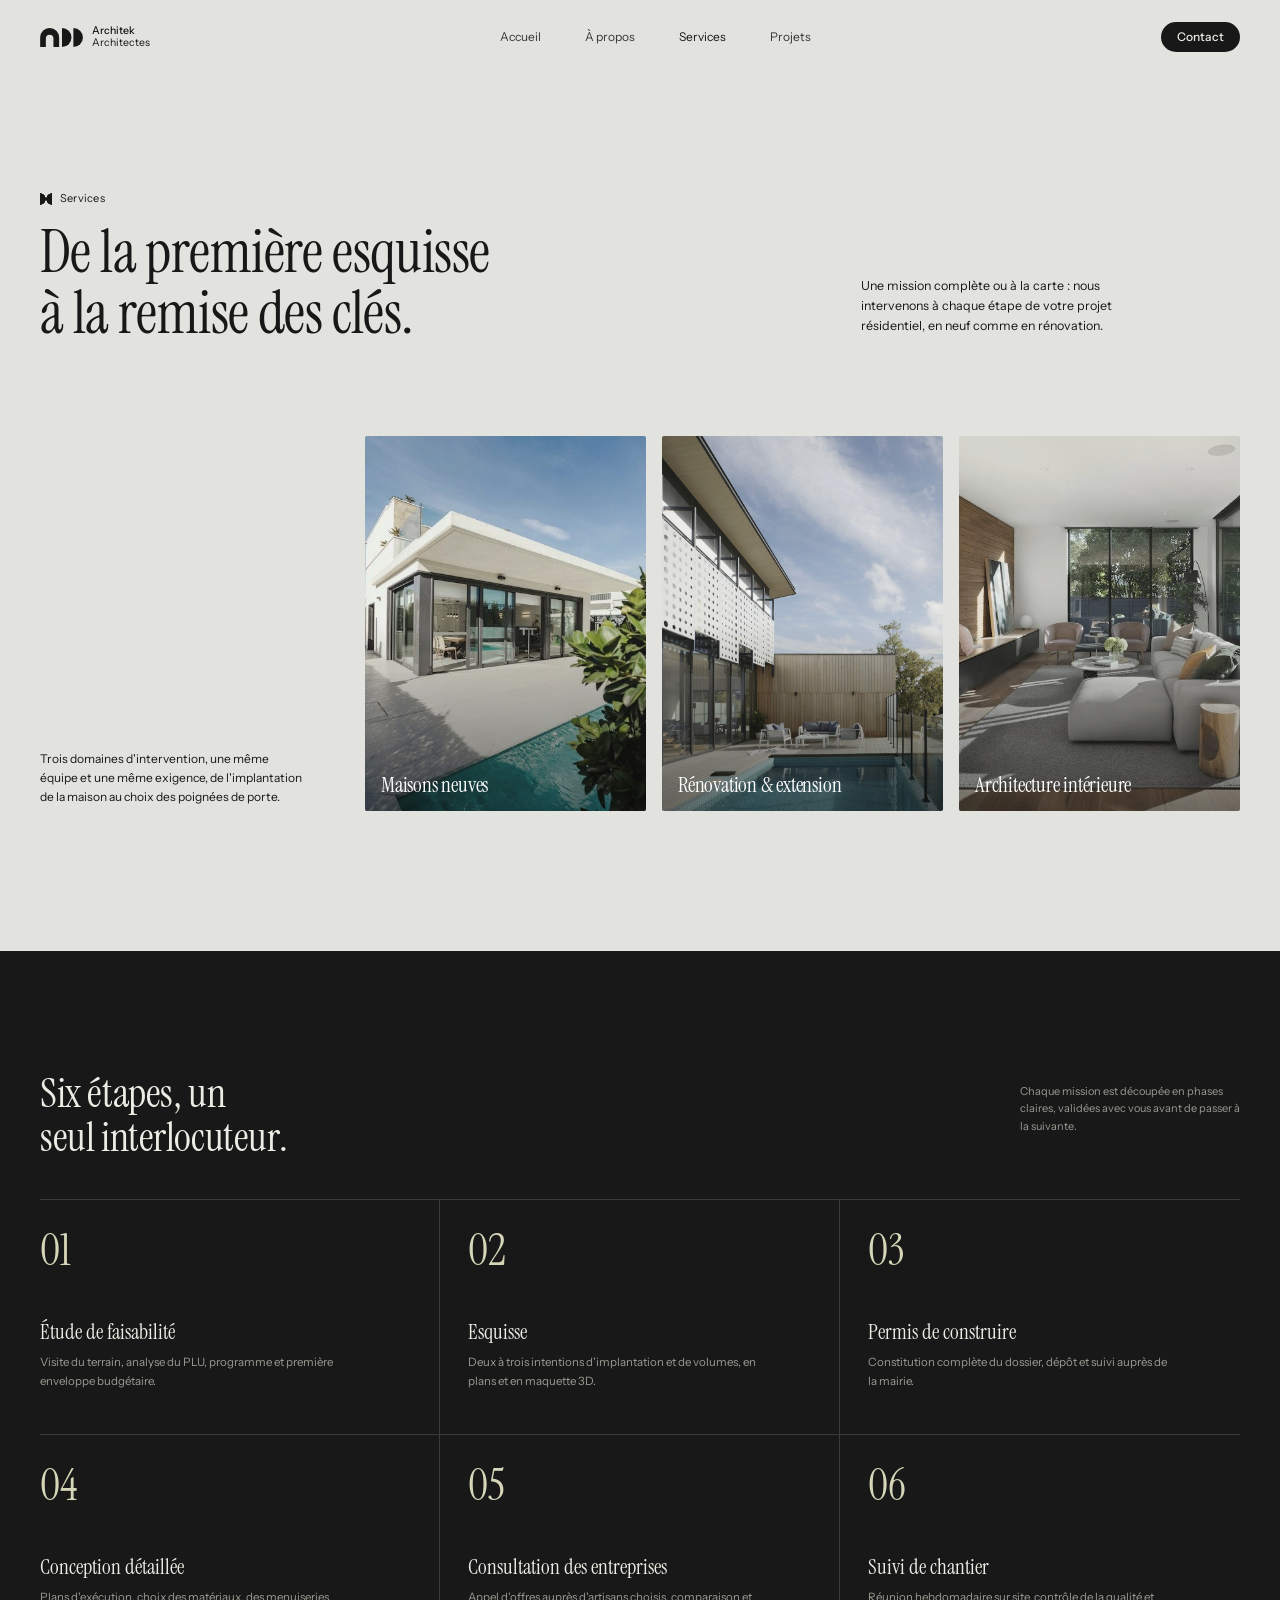
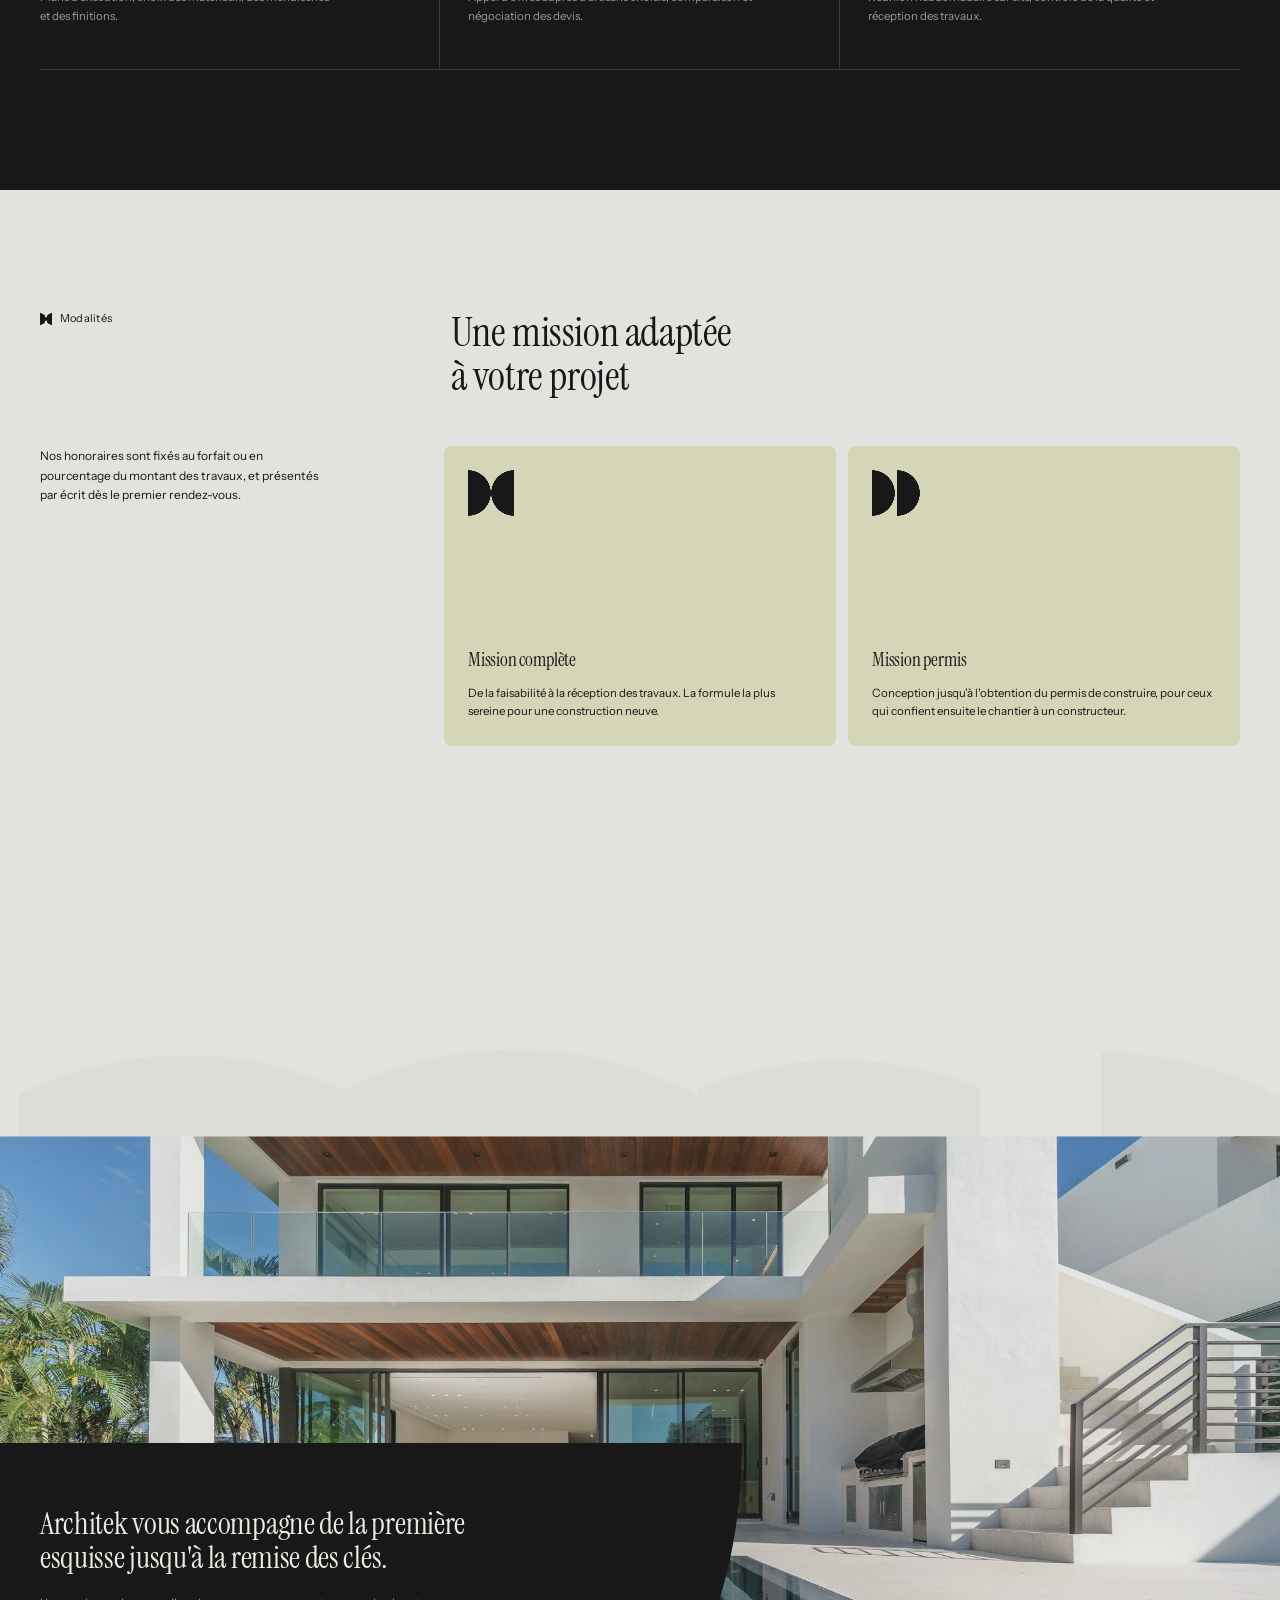
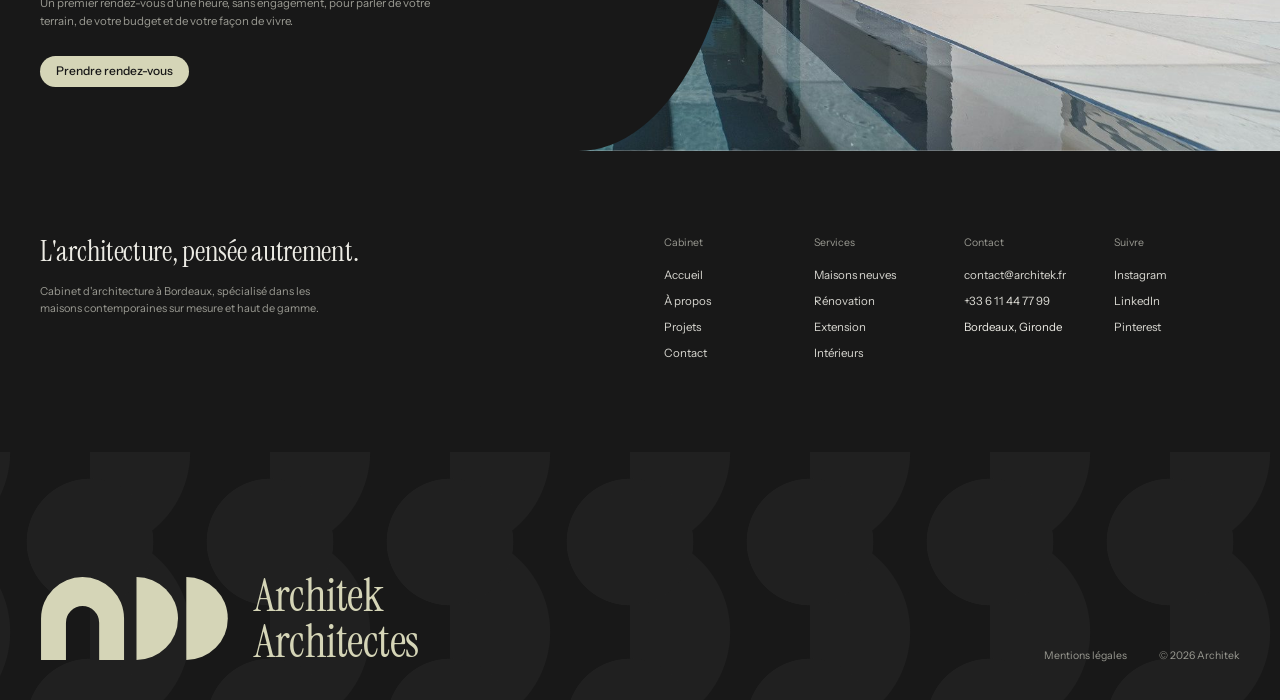
<file: services.html>
<!doctype html>
<html lang="fr">
<head>
<meta charset="utf-8">
<meta name="viewport" content="width=device-width, initial-scale=1">
<meta name="robots" content="noindex, nofollow">
<title>Services — Architek, architectes à Bordeaux</title>
<meta name="description" content="Architek, cabinet d'architecture à Bordeaux, conçoit des maisons contemporaines sur mesure et haut de gamme.">
<link rel="preconnect" href="https://fonts.googleapis.com">
<link rel="preconnect" href="https://fonts.gstatic.com" crossorigin>
<link href="https://fonts.googleapis.com/css2?family=Instrument+Serif&family=Instrument+Sans:wght@400;500&display=swap" rel="stylesheet">
<link rel="stylesheet" href="styles.css">
</head>
<body>

<!-- ============ EN-TÊTE ============ -->
<header class="entete">
  <div class="wrap entete-rangee">
    <a class="marque" href="index.html"><span class="marque-nom">Architek</span><span class="marque-sous">Architectes</span></a>
    <nav class="menu">
      <a href="index.html">Accueil</a>
      <a href="a-propos.html">À propos</a>
      <a href="services.html" class="est-courant">Services</a>
      <a href="projets.html">Projets</a>
    </nav>
    <a class="pastille pastille-sombre" href="contact.html">Contact</a>
    <button class="burger" aria-label="Ouvrir le menu"><span></span></button>
  </div>
</header>

<main>
<!-- ============ TÊTE DE PAGE ============ -->
<section class="page-tete">
  <div class="wrap page-tete-grille">
    <div>
      <p class="etiquette">Services</p>
      <h1 class="titre-page">De la première esquisse à la remise des clés.</h1>
    </div>
    <p class="page-chapo">Une mission complète ou à la carte : nous intervenons à chaque étape de votre projet résidentiel, en neuf comme en rénovation.</p>
  </div>
</section>

<!-- ============ DOMAINES ============ -->
<section class="domaines">
  <div class="wrap">
    <div class="domaines-grille">
      <p class="domaines-texte">Trois domaines d'intervention, une même équipe et une même exigence, de l'implantation de la maison au choix des poignées de porte.</p>
      <figure class="carte-domaine"><img src="img/cat-neuf.jpg" alt="Maison neuve blanche avec piscine"><figcaption>Maisons neuves</figcaption></figure>
      <figure class="carte-domaine"><img src="img/cat-renovation.jpg" alt="Extension contemporaine en bois"><figcaption>Rénovation &amp; extension</figcaption></figure>
      <figure class="carte-domaine"><img src="img/cat-interieur.jpg" alt="Séjour contemporain"><figcaption>Architecture intérieure</figcaption></figure>
    </div>
  </div>
</section>

<!-- ============ ÉTAPES (SOMBRE) ============ -->
<section class="etapes-section">
  <div class="wrap">
    <div class="territoire-tete">
      <h2 class="titre-section titre-clair">Six étapes, un seul interlocuteur.</h2>
      <p class="territoire-texte">Chaque mission est découpée en phases claires, validées avec vous avant de passer à la suivante.</p>
    </div>
    <div class="etapes">
      <div class="etape"><p class="etape-num">01</p><h3>Étude de faisabilité</h3><p>Visite du terrain, analyse du PLU, programme et première enveloppe budgétaire.</p></div>
      <div class="etape"><p class="etape-num">02</p><h3>Esquisse</h3><p>Deux à trois intentions d'implantation et de volumes, en plans et en maquette 3D.</p></div>
      <div class="etape"><p class="etape-num">03</p><h3>Permis de construire</h3><p>Constitution complète du dossier, dépôt et suivi auprès de la mairie.</p></div>
      <div class="etape"><p class="etape-num">04</p><h3>Conception détaillée</h3><p>Plans d'exécution, choix des matériaux, des menuiseries et des finitions.</p></div>
      <div class="etape"><p class="etape-num">05</p><h3>Consultation des entreprises</h3><p>Appel d'offres auprès d'artisans choisis, comparaison et négociation des devis.</p></div>
      <div class="etape"><p class="etape-num">06</p><h3>Suivi de chantier</h3><p>Réunion hebdomadaire sur site, contrôle de la qualité et réception des travaux.</p></div>
    </div>
  </div>
</section>

<!-- ============ TARIFS / MODALITÉS ============ -->
<section class="methode">
  <div class="wrap">
    <div class="methode-tete">
      <p class="etiquette">Modalités</p>
      <h2 class="titre-section">Une mission adaptée à votre projet</h2>
    </div>
    <div class="methode-grille">
      <p class="methode-texte">Nos honoraires sont fixés au forfait ou en pourcentage du montant des travaux, et présentés par écrit dès le premier rendez-vous.</p>
      <div class="carte-methode ic-noeud"><h3>Mission complète</h3><p>De la faisabilité à la réception des travaux. La formule la plus sereine pour une construction neuve.</p></div>
      <div class="carte-methode ic-double"><h3>Mission permis</h3><p>Conception jusqu'à l'obtention du permis de construire, pour ceux qui confient ensuite le chantier à un constructeur.</p></div>
    </div>
  </div>
</section>
<!-- ============ APPEL À L'ACTION ============ -->
<section class="cta">
  <img class="cta-photo" src="img/cta.jpg" alt="Villa contemporaine blanche avec avancée de toit en bois">
  <div class="cta-bloc">
    <h2 class="titre-cta">Architek vous accompagne de la première esquisse jusqu'à la remise des clés.</h2>
    <p>Un premier rendez-vous d'une heure, sans engagement, pour parler de votre terrain, de votre budget et de votre façon de vivre.</p>
    <a class="pastille pastille-sauge" href="contact.html">Prendre rendez-vous</a>
  </div>
</section>


</main>

<!-- ============ PIED DE PAGE ============ -->
<footer class="pied">
  <div class="wrap pied-haut">
    <div class="pied-intro">
      <p class="pied-titre">L'architecture, pensée autrement.</p>
      <p class="pied-texte">Cabinet d'architecture à Bordeaux, spécialisé dans les maisons contemporaines sur mesure et haut de gamme.</p>
    </div>
    <div class="pied-colonnes">
      <div><p class="pied-tete">Cabinet</p><a href="index.html">Accueil</a><a href="a-propos.html">À propos</a><a href="projets.html">Projets</a><a href="contact.html">Contact</a></div>
      <div><p class="pied-tete">Services</p><a href="services.html">Maisons neuves</a><a href="services.html">Rénovation</a><a href="services.html">Extension</a><a href="services.html">Intérieurs</a></div>
      <div><p class="pied-tete">Contact</p><a href="mailto:contact@architek.fr">contact@architek.fr</a><a href="tel:+33611447799">+33 6 11 44 77 99</a><p>Bordeaux, Gironde</p></div>
      <div><p class="pied-tete">Suivre</p><a href="#">Instagram</a><a href="#">LinkedIn</a><a href="#">Pinterest</a></div>
    </div>
  </div>
  <div class="pied-bas">
    <div class="wrap pied-bas-rangee">
      <p class="pied-marque"><span>Architek</span><span>Architectes</span></p>
      <p class="pied-legal"><a href="#">Mentions légales</a><span>© 2026 Architek</span></p>
    </div>
  </div>
</footer>

<script src="app.js" defer></script>
</body>
</html>
</file>
<file: styles.css>
/* ==========================================================================
   Architek — maquette d'accueil (phase 2)
   Registre relevé sur la référence : serif fine + sans neutre, fond pierre
   froid, noir profond, un seul accent sauge pâle, demi-disques, rayons courts.
   ========================================================================== */

:root{
  --pierre:#E2E3DE;      /* fond clair */
  --encre:#181818;       /* sections sombres, textes */
  --sauge:#D5D5B7;       /* accent unique : cartes, bouton, logo */
  --craie:#ECEBE4;       /* texte sur fond sombre */
  --gris:#77776F;        /* texte secondaire sur clair */
  --gris-clair:#9A9A92;  /* texte secondaire sur sombre */
  --trait:rgba(24,24,24,.14);
  --trait-clair:rgba(236,235,228,.16);
  --serif:'Instrument Serif', 'Times New Roman', serif;
  --sans:'Instrument Sans', system-ui, -apple-system, sans-serif;
  --gouttiere:40px;
}

*{box-sizing:border-box}
html{scroll-behavior:smooth}
body{margin:0;background:var(--pierre);color:var(--encre);font-family:var(--sans);
  font-size:14px;line-height:1.55;-webkit-font-smoothing:antialiased}
img{max-width:100%;height:auto;display:block}
h1,h2,h3,p,figure,ul{margin:0}
ul{padding:0;list-style:none}
a{color:inherit;text-decoration:none}

.wrap{max-width:1440px;margin-inline:auto;padding-inline:var(--gouttiere)}
.centre{text-align:center}

/* ---------- Typo ---------- */
.titre-hero,.titre-section,.titre-intro,.titre-cta,.pied-titre,.carte-nom,
.carte-methode h3,.atouts h3,.chiffre-valeur,.carte-domaine figcaption,.pied-marque{
  font-family:var(--serif);font-weight:400;letter-spacing:-.01em;text-wrap:balance;hyphens:none}
.titre-section{font-size:clamp(32px,3.2vw,46px);line-height:1.08}
.titre-clair{color:var(--craie)}

.etiquette{display:inline-flex;align-items:center;gap:8px;font-size:11px;letter-spacing:.02em;margin-bottom:14px}
.etiquette::before{content:"";width:12px;height:12px;flex:none;
  background:
    radial-gradient(circle at 0 50%,currentColor 5.6px,transparent 6px) 0 0/6px 12px no-repeat,
    radial-gradient(circle at 100% 50%,currentColor 5.6px,transparent 6px) 6px 0/6px 12px no-repeat}

/* ---------- Pastilles (boutons) ---------- */
.pastille{display:inline-block;border-radius:999px;font-size:12px;font-weight:500;
  padding:8px 16px;line-height:1.2;transition:transform .2s ease, background .2s ease}
.pastille:hover{transform:translateY(-1px)}
.pastille-sombre{background:var(--encre);color:var(--craie)}
.pastille-sombre:hover{background:#000}
.pastille-sauge{background:var(--sauge);color:var(--encre)}

/* ---------- En-tête ---------- */
.entete{position:absolute;inset:0 0 auto 0;z-index:30;padding-block:22px;color:var(--encre)}
.entete-rangee{display:flex;align-items:center;justify-content:space-between;gap:24px}
.marque{display:grid;grid-template-columns:auto auto;column-gap:8px;align-items:center;
  font-size:10.5px;line-height:1.15}
.marque::before{content:"";grid-row:span 2;width:44px;height:19px;background:var(--encre);
  -webkit-mask:url(img/logo.svg) center/contain no-repeat;mask:url(img/logo.svg) center/contain no-repeat}
.marque-nom{font-weight:500}
.marque-sous{grid-column:2}
.menu{display:flex;gap:44px;font-size:12px}
.menu a{opacity:.85;transition:opacity .2s}
.menu a:hover,.menu a.est-courant{opacity:1}
.burger{display:none}

/* ---------- Héros ---------- */
.hero{position:relative;height:clamp(600px,64vw,940px);overflow:hidden;color:var(--craie)}
.hero-photo{position:absolute;inset:0;width:100%;height:100%;object-fit:cover;object-position:50% 60%}
.hero::after{content:"";position:absolute;inset:0;
  background:linear-gradient(180deg,rgba(226,227,222,.55) 0%,rgba(226,227,222,0) 22%,rgba(10,10,10,0) 50%,rgba(10,10,10,.62) 100%)}
.hero-bas{position:absolute;inset:auto 0 0 0;z-index:2;display:grid;
  grid-template-columns:1fr minmax(0,300px) auto;align-items:end;gap:48px;padding-bottom:48px}
.titre-hero{font-size:clamp(46px,5.4vw,80px);line-height:1.02;max-width:9.5em;color:#EDEBDD}
.hero-texte{font-size:12px;line-height:1.6;opacity:.85;padding-bottom:4px}

/* ---------- Intro ---------- */
.intro{padding-block:120px 110px}
.intro-grille{display:grid;grid-template-columns:1fr 1fr;gap:64px;align-items:center}
.demi-disques{display:flex;gap:18px;justify-content:center}
.demi-disque{width:min(230px,44%);aspect-ratio:1/2;overflow:hidden;
  border-radius:100% 0 0 100% / 50% 0 0 50%}
.demi-disque img{width:100%;height:100%;object-fit:cover}
.titre-intro{font-size:clamp(30px,2.9vw,42px);line-height:1.12;max-width:15em;margin-bottom:56px}
.chiffres{display:grid;grid-template-columns:1fr 1fr;border-top:1px solid var(--trait)}
.chiffre{padding:22px 24px 20px;display:flex;flex-direction:column;justify-content:space-between;
  min-height:150px;border-bottom:1px solid var(--trait)}
.chiffre:nth-child(odd){border-right:1px solid var(--trait);padding-left:0}
.chiffre-sombre{background:var(--encre);color:var(--craie);padding-left:24px;border-bottom-color:var(--encre)}
.chiffre-legende{font-size:11px;line-height:1.45;max-width:17em;opacity:.8}
.chiffre-valeur{font-size:44px;line-height:1}

/* ---------- Projets ---------- */
.projets{padding-block:60px 120px}
.tete-centree{text-align:center;margin-bottom:56px}
.tete-centree .titre-section{max-width:11em;margin-inline:auto}
.grille-projets{display:grid;grid-template-columns:repeat(3,1fr);gap:48px 16px;margin-bottom:56px}
.carte-photo{position:relative;aspect-ratio:1/1;overflow:hidden;border-radius:2px;margin-bottom:14px}
.carte-photo img{width:100%;height:100%;object-fit:cover;transition:transform .8s cubic-bezier(.2,.7,.2,1)}
.carte-projet:hover .carte-photo img{transform:scale(1.035)}
.badge{position:absolute;top:12px;right:12px;background:var(--encre);color:var(--craie);
  font-size:10px;padding:4px 9px;border-radius:2px}
.carte-ligne{display:flex;justify-content:space-between;align-items:baseline;gap:12px}
.carte-nom{font-size:19px;line-height:1.2}
.carte-surface{font-size:11px}
.carte-lieu{font-size:11px;color:var(--gris);margin-top:2px}

/* ---------- Domaines ---------- */
.domaines{padding-block:20px 140px}
.tete-gauche{display:flex;justify-content:space-between;align-items:flex-end;margin-bottom:40px}
.tete-gauche .titre-section{max-width:8em}
.titre-fleche::after{content:" ↘";font-family:var(--sans);font-size:.4em;vertical-align:middle;opacity:.6}
.domaines-grille{display:grid;grid-template-columns:1.1fr 1fr 1fr 1fr;gap:16px;align-items:end}
.domaines-texte{font-size:12px;line-height:1.6;max-width:22em;padding-bottom:4px}
.carte-domaine{position:relative;aspect-ratio:3/4;overflow:hidden;border-radius:2px}
.carte-domaine img{width:100%;height:100%;object-fit:cover;transition:transform .8s cubic-bezier(.2,.7,.2,1)}
.carte-domaine:hover img{transform:scale(1.04)}
.carte-domaine::after{content:"";position:absolute;inset:50% 0 0 0;background:linear-gradient(transparent,rgba(0,0,0,.5))}
.carte-domaine figcaption{position:absolute;left:16px;bottom:14px;z-index:2;color:#fff;font-size:21px;line-height:1.1}

/* ---------- Vision (sombre) ---------- */
.vision{background:var(--encre);padding-block:120px 80px}
.vision .titre-section{max-width:14em;margin-inline:auto;margin-bottom:56px}
.tranches{--D:min(500px,52vw);display:flex;align-items:center;justify-content:center;gap:14px;margin-bottom:44px}
/* Les quatre tranches découpent UNE seule image continue : chaque img fait
   la largeur totale de la composition et se décale de la position de sa tranche. */
.tranche{position:relative;overflow:hidden;flex:none}
.tranche img{position:absolute;top:50%;transform:translateY(-50%);max-width:none;
  width:calc(var(--D)*1.63 + 42px);height:var(--D);object-fit:cover}
.tranche-1{width:var(--D);height:var(--D);border-radius:50%}
.tranche-2{width:calc(var(--D)*.34);height:var(--D);border-radius:0 100% 100% 0 / 0 50% 50% 0}
.tranche-3{width:calc(var(--D)*.2);height:calc(var(--D)*.84);border-radius:0 100% 100% 0 / 0 50% 50% 0}
.tranche-4{width:calc(var(--D)*.09);height:calc(var(--D)*.62);border-radius:0 100% 100% 0 / 0 50% 50% 0}
.tranche-1 img{left:0}
.tranche-2 img{left:calc(-1*(var(--D) + 14px))}
.tranche-3 img{left:calc(-1*(var(--D)*1.34 + 28px))}
.tranche-4 img{left:calc(-1*(var(--D)*1.54 + 42px))}
.vision-legende{text-align:center;font-size:11px;color:var(--gris-clair)}

/* ---------- Territoire (sombre) ---------- */
.territoire{background:var(--encre);color:var(--craie);padding-block:80px 110px}
.territoire-tete{display:flex;justify-content:space-between;align-items:flex-start;gap:40px;margin-bottom:24px}
.territoire-tete .titre-section{max-width:9em}
.territoire-texte{font-size:11px;line-height:1.6;color:var(--gris-clair);max-width:20em;padding-top:12px}
.territoire-corps{display:grid;grid-template-columns:1fr 2fr;gap:40px;align-items:end}
.atouts{display:grid;gap:30px;padding-bottom:20px}
.atouts h3{font-size:18px;line-height:1.2;margin-bottom:6px}
.atouts p{font-size:11px;color:var(--gris-clair);max-width:24em}
.carte{position:relative;width:min(100%,620px);margin-left:auto;aspect-ratio:1000/963;
  background:url(img/carte-france.svg) center/contain no-repeat}
.repere{position:absolute;transform:translate(-11px,-11px);display:flex;align-items:center;gap:8px;
  font-size:10.5px;color:var(--gris-clair);white-space:nowrap}
.repere::before{content:"";width:22px;height:22px;border-radius:50%;flex:none;
  background:
    radial-gradient(circle at 50% 0,var(--encre) 4.6px,transparent 5px) 6px 5px/10px 6px no-repeat,
    radial-gradient(circle at 50% 100%,var(--encre) 4.6px,transparent 5px) 6px 11px/10px 6px no-repeat,
    #F3F2EC;
  box-shadow:0 0 0 5px rgba(243,242,236,.08)}
.repere:not(.repere-agence){font-size:0;gap:0}
.repere-agence{color:var(--sauge)}
.repere-agence::before{background:
    radial-gradient(circle at 50% 0,var(--encre) 4.6px,transparent 5px) 6px 5px/10px 6px no-repeat,
    radial-gradient(circle at 50% 100%,var(--encre) 4.6px,transparent 5px) 6px 11px/10px 6px no-repeat,
    var(--sauge);
  box-shadow:0 0 0 6px rgba(213,213,183,.18)}

/* ---------- Méthode ---------- */
.methode{padding-block:120px 130px}
.methode-tete{display:grid;grid-template-columns:1fr 2fr;gap:16px;align-items:start;margin-bottom:48px}
.methode-tete .titre-section{max-width:11em}
.methode-grille{display:grid;grid-template-columns:repeat(3,1fr);gap:12px}
.methode-texte{font-size:12px;line-height:1.6;max-width:24em}
.carte-methode{background:var(--sauge);border-radius:8px;padding:24px 24px 26px;min-height:300px;
  display:flex;flex-direction:column;justify-content:flex-end}
.carte-methode::before{content:"";width:46px;height:46px;margin-bottom:auto}
.carte-methode h3{font-size:19px;line-height:1.2;margin:56px 0 12px}
.carte-methode p{font-size:11.5px;line-height:1.6;max-width:30em}
.ic-noeud::before{background:
  radial-gradient(circle at 0 50%,var(--encre) 22.6px,transparent 23px) 0 0/23px 46px no-repeat,
  radial-gradient(circle at 100% 50%,var(--encre) 22.6px,transparent 23px) 23px 0/23px 46px no-repeat}
.ic-double::before{width:50px;background:
  radial-gradient(circle at 0 50%,var(--encre) 22.6px,transparent 23px) 0 0/23px 46px no-repeat,
  radial-gradient(circle at 0 50%,var(--encre) 22.6px,transparent 23px) 25px 0/23px 46px no-repeat}
.ic-sablier::before{background:
  radial-gradient(circle at 50% 0,var(--encre) 22.6px,transparent 23px) 0 0/46px 23px no-repeat,
  radial-gradient(circle at 50% 100%,var(--encre) 22.6px,transparent 23px) 0 23px/46px 23px no-repeat}
.ic-lune::before{width:48px;background:
  radial-gradient(circle at 100% 50%,var(--encre) 22.6px,transparent 23px) 0 0/23px 46px no-repeat,
  radial-gradient(circle at 0 50%,var(--encre) 22.6px,transparent 23px) 26px 0/23px 46px no-repeat}
/* Tuile graphique : demi-disques noirs, composés uniquement en CSS */
/* .motif (maquette) et .avec-motif::after (thème WordPress) : même tuile.
   En pseudo-élément, elle devient une cellule de la grille sans bloc vide. */
.avec-motif::after{content:""}
.motif,.avec-motif::after{border-radius:8px;min-height:300px;background-color:var(--pierre);
  --c:var(--encre);
  /* Ligne 1 : une arche (deux quarts de disque) puis un demi-disque.
     Ligne 2 : demi-disque, dôme, quart de disque. */
  background-image:
    radial-gradient(circle farthest-side at 100% 100%,var(--c) 99.4%,transparent 100%),
    radial-gradient(circle farthest-side at 0 100%,var(--c) 99.4%,transparent 100%),
    radial-gradient(circle farthest-side at 0 50%,var(--c) 49.6%,transparent 50%),
    radial-gradient(circle farthest-side at 100% 50%,var(--c) 49.6%,transparent 50%),
    radial-gradient(circle farthest-side at 50% 100%,var(--c) 49.6%,transparent 50%),
    radial-gradient(circle farthest-side at 0 0,var(--c) 99.4%,transparent 100%);
  background-size:33.4% 50%;
  background-position:0 0,50% 0,100% 0,0 100%,50% 100%,100% 100%;
  background-repeat:no-repeat}

/* ---------- Appel à l'action ---------- */
.cta{position:relative;padding-top:260px;overflow:hidden}
.cta::before{content:"";position:absolute;inset:40px 0 auto 0;height:520px;opacity:.55;
  background:
    radial-gradient(circle at 50% 100%,#D8D9D3 69.5%,transparent 70%) 2% 0/26% 100% no-repeat,
    radial-gradient(circle at 50% 100%,#D8D9D3 69.5%,transparent 70%) 36% 0/30% 100% no-repeat,
    radial-gradient(circle at 50% 100%,#D8D9D3 69.5%,transparent 70%) 70% 0/22% 100% no-repeat,
    radial-gradient(circle at 0 100%,#D8D9D3 69.5%,transparent 70%) 100% 0/14% 100% no-repeat}
.cta-photo{position:relative;z-index:1;width:100%;height:clamp(480px,48vw,700px);object-fit:cover;object-position:50% 70%}
.cta-bloc{position:absolute;z-index:2;left:0;bottom:0;width:min(58%,820px);background:var(--encre);color:var(--craie);
  padding:64px 160px 64px var(--gouttiere);border-bottom-right-radius:22% 100%}
.titre-cta{font-size:clamp(26px,2.4vw,36px);line-height:1.12;max-width:16em;margin-bottom:18px}
.cta-bloc p{font-size:11.5px;line-height:1.6;color:var(--gris-clair);max-width:36em;margin-bottom:26px}

/* ---------- Pied de page ---------- */
.pied{background:var(--encre);color:var(--craie)}
.pied-haut{display:grid;grid-template-columns:1fr 1fr;gap:48px;padding-block:84px 90px}
.pied-titre{font-size:clamp(26px,2.3vw,34px);line-height:1.1;margin-bottom:16px}
.pied-texte{font-size:11px;color:var(--gris-clair);max-width:26em}
.pied-colonnes{display:grid;grid-template-columns:repeat(4,1fr);gap:24px;font-size:11.5px}
.pied-colonnes > div{display:flex;flex-direction:column;gap:8px}
.pied-colonnes a{opacity:.9}
.pied-colonnes a:hover{opacity:1;color:var(--sauge)}
.pied-tete{color:var(--gris-clair);font-size:10.5px;margin-bottom:8px}
.pied-bas{position:relative;padding-block:120px 36px;overflow:hidden}
.pied-bas::before{content:"";position:absolute;inset:0;
  --g:#202020;
  background:
    radial-gradient(circle at 50% 50%,var(--g) 49.5%,transparent 50%) 0 0/180px 180px,
    radial-gradient(circle at 0 50%,var(--g) 49.5%,transparent 50%) 90px 90px/180px 180px}
.pied-bas-rangee{position:relative;display:flex;justify-content:space-between;align-items:flex-end;gap:24px}
.pied-marque{display:grid;grid-template-columns:auto auto;column-gap:22px;align-items:center;
  color:var(--sauge);font-size:clamp(34px,3.6vw,52px);line-height:1}
.pied-marque::before{content:"";grid-row:span 2;width:clamp(150px,15vw,220px);aspect-ratio:92/40;background:var(--sauge);
  -webkit-mask:url(img/logo.svg) center/contain no-repeat;mask:url(img/logo.svg) center/contain no-repeat}
.pied-marque > :last-child{grid-column:2}
.pied-legal{display:flex;gap:32px;font-size:10.5px;color:var(--gris-clair)}

/* ==========================================================================
   Pages internes (phase 3) — mêmes composants, aucun nouveau registre
   ========================================================================== */
.page-tete{padding-block:190px 72px}
.page-tete-grille{display:grid;grid-template-columns:2fr 1fr;gap:64px;align-items:end}
.titre-page{font-family:var(--serif);font-weight:400;letter-spacing:-.01em;text-wrap:balance;hyphens:none;
  font-size:clamp(42px,4.6vw,68px);line-height:1.04;max-width:13em}
.page-chapo{font-size:12.5px;line-height:1.6;max-width:24em;padding-bottom:8px}
.bandeau{height:clamp(360px,42vw,620px);overflow:hidden}
.bandeau img{width:100%;height:100%;object-fit:cover}
.texte-courant{display:grid;gap:14px;font-size:12.5px;line-height:1.65;max-width:34em;margin:-28px 0 40px}
.methode-sans-haut{padding-top:20px}
.projets-page{padding-top:0}

/* Équipe : portraits en arche (demi-disque posé sur un rectangle, géométrie du registre) */
.equipe{padding-block:110px 100px}
.equipe-tete{display:grid;grid-template-columns:2fr 1fr;gap:64px;align-items:end;margin-bottom:48px}
.equipe-tete .titre-section{max-width:14em}
.equipe-texte{font-size:12px;line-height:1.6;max-width:24em;padding-bottom:6px}
.equipe-grille{display:grid;grid-template-columns:repeat(3,1fr);gap:16px}
.membre-photo{aspect-ratio:4/5;overflow:hidden;border-radius:50% 50% 2px 2px / 40% 40% 2px 2px;margin-bottom:18px}
.membre-photo img{width:100%;height:100%;object-fit:cover;transition:transform .8s cubic-bezier(.2,.7,.2,1)}
.membre:hover .membre-photo img{transform:scale(1.03)}
.membre-role{font-size:11px;color:var(--gris);margin-bottom:4px}
.membre-nom{font-family:var(--serif);font-weight:400;font-size:24px;line-height:1.15;margin-bottom:10px}
.membre-bio{font-size:11.5px;line-height:1.6;max-width:30em}

.etapes-section{background:var(--encre);color:var(--craie);padding-block:120px}
.etapes{display:grid;grid-template-columns:repeat(3,1fr);border-top:1px solid var(--trait-clair);margin-top:40px}
.etape{padding:28px 28px 44px 0;border-bottom:1px solid var(--trait-clair)}
.etape:not(:nth-child(3n)){border-right:1px solid var(--trait-clair)}
.etape:not(:nth-child(3n+1)){padding-left:28px}
.etape-num{font-family:var(--serif);font-size:44px;line-height:1;color:var(--sauge);margin-bottom:48px}
.etape h3{font-family:var(--serif);font-weight:400;font-size:21px;line-height:1.2;margin-bottom:8px}
.etape p:last-child{font-size:11.5px;line-height:1.6;color:var(--gris-clair);max-width:26em}

.contact{padding-block:20px 130px}
.contact-grille{display:grid;grid-template-columns:1fr 1fr;gap:64px;align-items:start}
.coordonnees{display:grid;grid-template-columns:1fr 1fr;border-top:1px solid var(--trait)}
.coord{padding:22px 24px 20px 0;min-height:150px;display:flex;flex-direction:column;justify-content:space-between;border-bottom:1px solid var(--trait)}
.coord:nth-child(odd){border-right:1px solid var(--trait)}
.coord:nth-child(even){padding-left:24px}
.coord-sombre{background:var(--encre);color:var(--craie);border-bottom-color:var(--encre)}
.coord-valeur{font-family:var(--serif);font-size:24px;line-height:1.15}
.formulaire{display:grid;grid-template-columns:1fr 1fr;gap:20px 16px}
.champ{display:flex;flex-direction:column;gap:8px}
.champ-large{grid-column:1/-1}
.champ label{font-size:11px;color:var(--gris)}
.champ input,.champ select,.champ textarea{display:block;width:100%;font:inherit;font-size:13px;color:var(--encre);
  background:transparent;border:0;border-bottom:1px solid rgba(24,24,24,.3);border-radius:0;padding:10px 0;outline:none}
.champ textarea{resize:vertical;min-height:120px}
.champ input:focus,.champ select:focus,.champ textarea:focus{border-bottom-color:var(--encre)}
.formulaire .pastille{border:0;cursor:pointer;font-family:var(--sans);padding:12px 22px}

@media (max-width:980px){
  .page-tete-grille,.contact-grille,.equipe-tete{grid-template-columns:1fr;gap:28px}
  .equipe-grille{grid-template-columns:1fr 1fr;row-gap:40px}
  .etapes{grid-template-columns:1fr 1fr}
  .etape,.etape:not(:nth-child(3n+1)){padding:24px 20px 36px 0;border-right:0}
  .etape:nth-child(odd){border-right:1px solid var(--trait-clair)}
  .etape:nth-child(even){padding-left:20px}
}
@media (max-width:640px){
  .page-tete{padding-block:130px 48px}
  .titre-page{font-size:40px}
  .etapes{grid-template-columns:1fr}
  .etape,.etape:nth-child(even){padding:22px 0 30px;border-right:0}
  .formulaire{grid-template-columns:1fr}
  .equipe{padding-block:80px 70px}
  .equipe-grille{grid-template-columns:1fr}
  .coord-valeur{font-size:19px}
}

:where(a,button,[tabindex]):focus-visible{outline:2px solid var(--sauge);outline-offset:3px;border-radius:4px}

/* ==========================================================================
   Responsive
   ========================================================================== */
@media (max-width:980px){
  :root{--gouttiere:24px}
  .menu{gap:24px}
  .hero-bas{grid-template-columns:1fr auto;gap:24px}
  .hero-texte{display:none}
  .intro-grille{grid-template-columns:1fr;gap:56px}
  .grille-projets{grid-template-columns:repeat(2,1fr)}
  .domaines-grille{grid-template-columns:repeat(3,1fr)}
  .domaines-texte{grid-column:1/-1;max-width:none}
  .territoire-corps{grid-template-columns:1fr}
  .atouts{order:2;grid-template-columns:repeat(3,1fr)}
  .methode-tete{grid-template-columns:1fr}
  .methode-grille{grid-template-columns:repeat(2,1fr)}
  .methode-texte{grid-column:1/-1;margin-bottom:12px}
  .cta-bloc{width:78%;padding-right:110px}
  .pied-haut{grid-template-columns:1fr}
}
@media (max-width:640px){
  :root{--gouttiere:16px}
  .menu,.entete .pastille{display:none}
  .burger{display:block;width:40px;height:40px;border:0;border-radius:50%;background:var(--encre);position:relative;cursor:pointer}
  .burger span,.burger span::before{position:absolute;left:12px;width:16px;height:1.5px;background:var(--craie);content:""}
  .burger span{top:16px}.burger span::before{left:0;top:6px}
  .entete.est-ouvert .menu{display:flex;position:fixed;inset:76px 16px auto 16px;flex-direction:column;gap:18px;
    background:var(--encre);color:var(--craie);padding:28px;border-radius:8px;font-size:16px}
  .hero{height:600px}
  .hero-bas{grid-template-columns:1fr;padding-bottom:28px}
  .hero-bouton{justify-self:start}
  .titre-hero{font-size:44px}
  .intro{padding-block:80px}
  .chiffre{padding:18px 14px 16px;min-height:130px}
  .chiffre-valeur{font-size:36px}
  .grille-projets{grid-template-columns:1fr;gap:36px}
  .tete-gauche{flex-direction:column;align-items:flex-start;gap:20px}
  .domaines-grille{grid-template-columns:1fr 1fr}
  .carte-domaine:last-child{grid-column:1/-1;aspect-ratio:16/10}
  .tranches{--D:56vw;gap:8px}
  .territoire-tete{flex-direction:column;gap:12px}
  .atouts{grid-template-columns:1fr;gap:22px}
  .repere{font-size:0;gap:0}
  .repere::before{transform:scale(.8)}
  .methode-grille{grid-template-columns:1fr}
  .carte-methode{min-height:260px}
  /* Une colonne : la tuile décorative devient un gros bloc noir isolé, on la retire */
  .motif,.avec-motif::after{display:none}
  .methode{padding-bottom:72px}
  .cta{padding-top:72px}
  .cta-photo{height:340px}
  .cta-bloc{position:relative;width:100%;padding:48px var(--gouttiere);border-radius:0}
  .pied-colonnes{grid-template-columns:1fr 1fr;row-gap:36px}
  .pied-bas-rangee{flex-direction:column;align-items:flex-start;gap:36px}
  .pied-legal{gap:20px}
}

/* ==========================================================================
   Animations
   Les propriétés individuelles translate / scale / clip-path sont utilisées
   à la place de transform : elles se cumulent avec les transform existants
   (survols, repères de la carte) au lieu de les écraser.
   Les états masqués n'existent que sous html.anime, classe posée par app.js :
   sans JavaScript (ou dans l'éditeur WordPress), tout reste visible.
   ========================================================================== */
@keyframes monter{from{opacity:0;translate:0 28px}to{opacity:1;translate:none}}
@keyframes fondu{from{opacity:0}to{opacity:1}}
@keyframes recul{from{scale:1.12}to{scale:1}}

/* Héros : entrée au chargement */
.hero-photo{animation:recul 2.6s cubic-bezier(.2,.7,.2,1) both}
.titre-hero{animation:monter 1.1s .25s cubic-bezier(.2,.7,.2,1) both}
.hero-texte{animation:monter 1.1s .45s cubic-bezier(.2,.7,.2,1) both}
.hero-bouton{animation:monter 1.1s .6s cubic-bezier(.2,.7,.2,1) both}
.entete{animation:fondu 1.2s .1s ease both}
/* Profondeur : la photo défile moins vite que la page (--defilement posé par app.js) */
.anime .hero-photo{translate:0 calc(var(--defilement, 0) * .3px)}

/* Apparitions au défilement */
.anime .a-monter{opacity:0;translate:0 32px;
  transition:opacity .9s cubic-bezier(.2,.7,.2,1),translate .9s cubic-bezier(.2,.7,.2,1)}
.anime .a-rideau{clip-path:inset(14% 0 0 0);
  transition:clip-path 1.3s cubic-bezier(.2,.7,.2,1)}
.anime .a-glisser{clip-path:inset(0 0 0 100%);
  transition:clip-path 1.3s cubic-bezier(.65,0,.2,1)}
.anime .a-eclore{opacity:0;scale:.82;
  transition:opacity .8s ease,scale 1.1s cubic-bezier(.2,.7,.2,1)}
.anime .a-lateral{opacity:0;translate:-48px 0;
  transition:opacity 1s ease,translate 1.1s cubic-bezier(.2,.7,.2,1)}
.anime .est-visible{opacity:1;translate:none;scale:none}
.anime .a-rideau.est-visible,.anime .a-glisser.est-visible{clip-path:inset(0)}

/* Cascades : les éléments d'une même rangée arrivent l'un après l'autre */
.anime .a-monter:nth-child(3n+2),.anime .a-eclore:nth-child(2),.anime .a-glisser:nth-child(2){transition-delay:.12s}
.anime .a-monter:nth-child(3n){transition-delay:.24s}
.anime .a-eclore:nth-child(3){transition-delay:.24s}
.anime .a-eclore:nth-child(4){transition-delay:.36s}
.anime .titre-section.a-monter,.anime .titre-intro.a-monter,.anime .titre-page.a-monter{transition-delay:.08s}

@media (prefers-reduced-motion:reduce){*{animation:none!important;transition:none!important}html{scroll-behavior:auto}}
</file>
